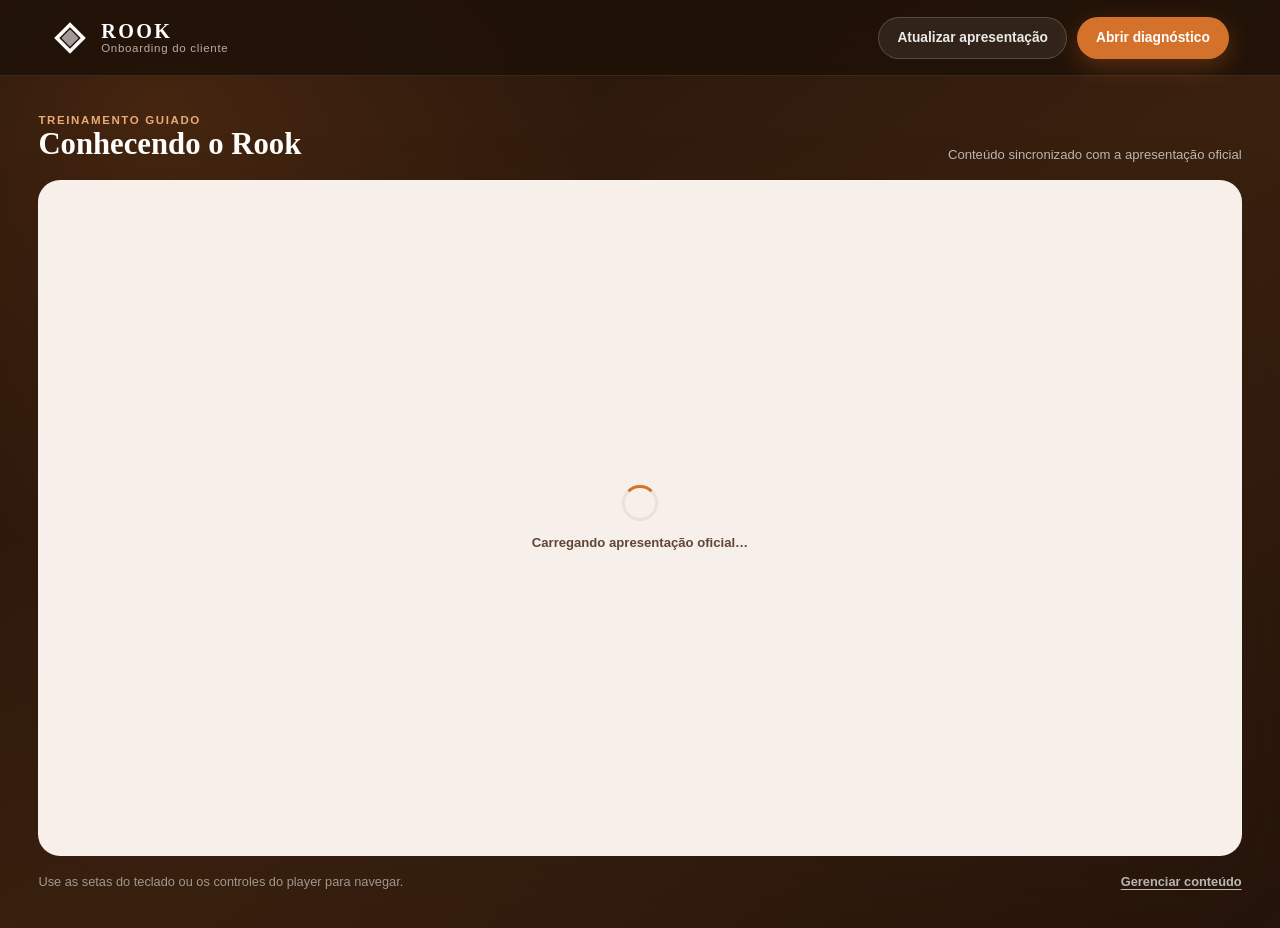
<file: index.html>
<!DOCTYPE html>
<html lang="pt-BR">
  <head>
    <meta charset="UTF-8" />
    <meta name="viewport" content="width=device-width, initial-scale=1" />
    <meta name="robots" content="noindex, nofollow, nosnippet" />
    <meta
      name="description"
      content="Onboarding guiado do Rook System, com apresentação institucional e diagnóstico de ponto de equilíbrio."
    />
    <meta name="theme-color" content="#2f1b0f" />
    <link rel="icon" href="/favicon.svg" type="image/svg+xml" />
    <title>Onboarding Rook System</title>
    <link rel="stylesheet" href="/styles.css" />
  </head>
  <body>
    <div class="app-shell">
      <header class="topbar">
        <a class="brand" href="/" aria-label="Onboarding Rook — início">
          <svg class="brand-mark" viewBox="0 0 48 48" aria-hidden="true">
            <path d="M24 4 44 24 24 44 4 24 24 4Zm0 6.5L10.5 24 24 37.5 37.5 24 24 10.5Z" />
            <path d="m24 13 11 11-11 11-11-11 11-11Z" opacity=".58" />
          </svg>
          <span>
            <strong>ROOK</strong>
            <small>Onboarding do cliente</small>
          </span>
        </a>

        <nav class="topbar-actions" aria-label="Ações do onboarding">
          <button class="button button-secondary" id="refresh-presentation" type="button">
            Atualizar apresentação
          </button>
          <a class="button button-primary" href="/diagnostico/">Abrir diagnóstico</a>
        </nav>
      </header>

      <main class="presentation-area">
        <section class="presentation-frame" aria-labelledby="presentation-title">
          <div class="presentation-meta">
            <div>
              <p class="eyebrow">Treinamento guiado</p>
              <h1 id="presentation-title">Conhecendo o Rook</h1>
            </div>
            <p class="status" id="presentation-status" role="status" aria-live="polite">
              Conteúdo sincronizado com a apresentação oficial
            </p>
          </div>

          <div class="viewer-shell">
            <div class="viewer-loading" id="viewer-loading" aria-hidden="true">
              <span></span>
              <p>Carregando apresentação oficial…</p>
            </div>
            <iframe
              id="presentation-viewer"
              title="Apresentação de onboarding do Rook System"
              src="https://docs.google.com/presentation/d/1UrA7-1Z-57ZhVw8vRkNZ6h7jvc-zpsZWq2TjlH7kUfc/embed?start=false&amp;loop=false&amp;delayms=60000"
              width="1280"
              height="720"
              loading="eager"
              allowfullscreen
              referrerpolicy="strict-origin-when-cross-origin"
            ></iframe>
          </div>

          <div class="viewer-footer">
            <p>Use as setas do teclado ou os controles do player para navegar.</p>
            <a href="/gestao/">Gerenciar conteúdo</a>
          </div>
        </section>
      </main>
    </div>

    <noscript>
      <div class="noscript-message">
        Ative o JavaScript para atualizar a apresentação sem recarregar a página.
      </div>
    </noscript>

    <script src="/app.js" defer></script>
  </body>
</html>
</file>
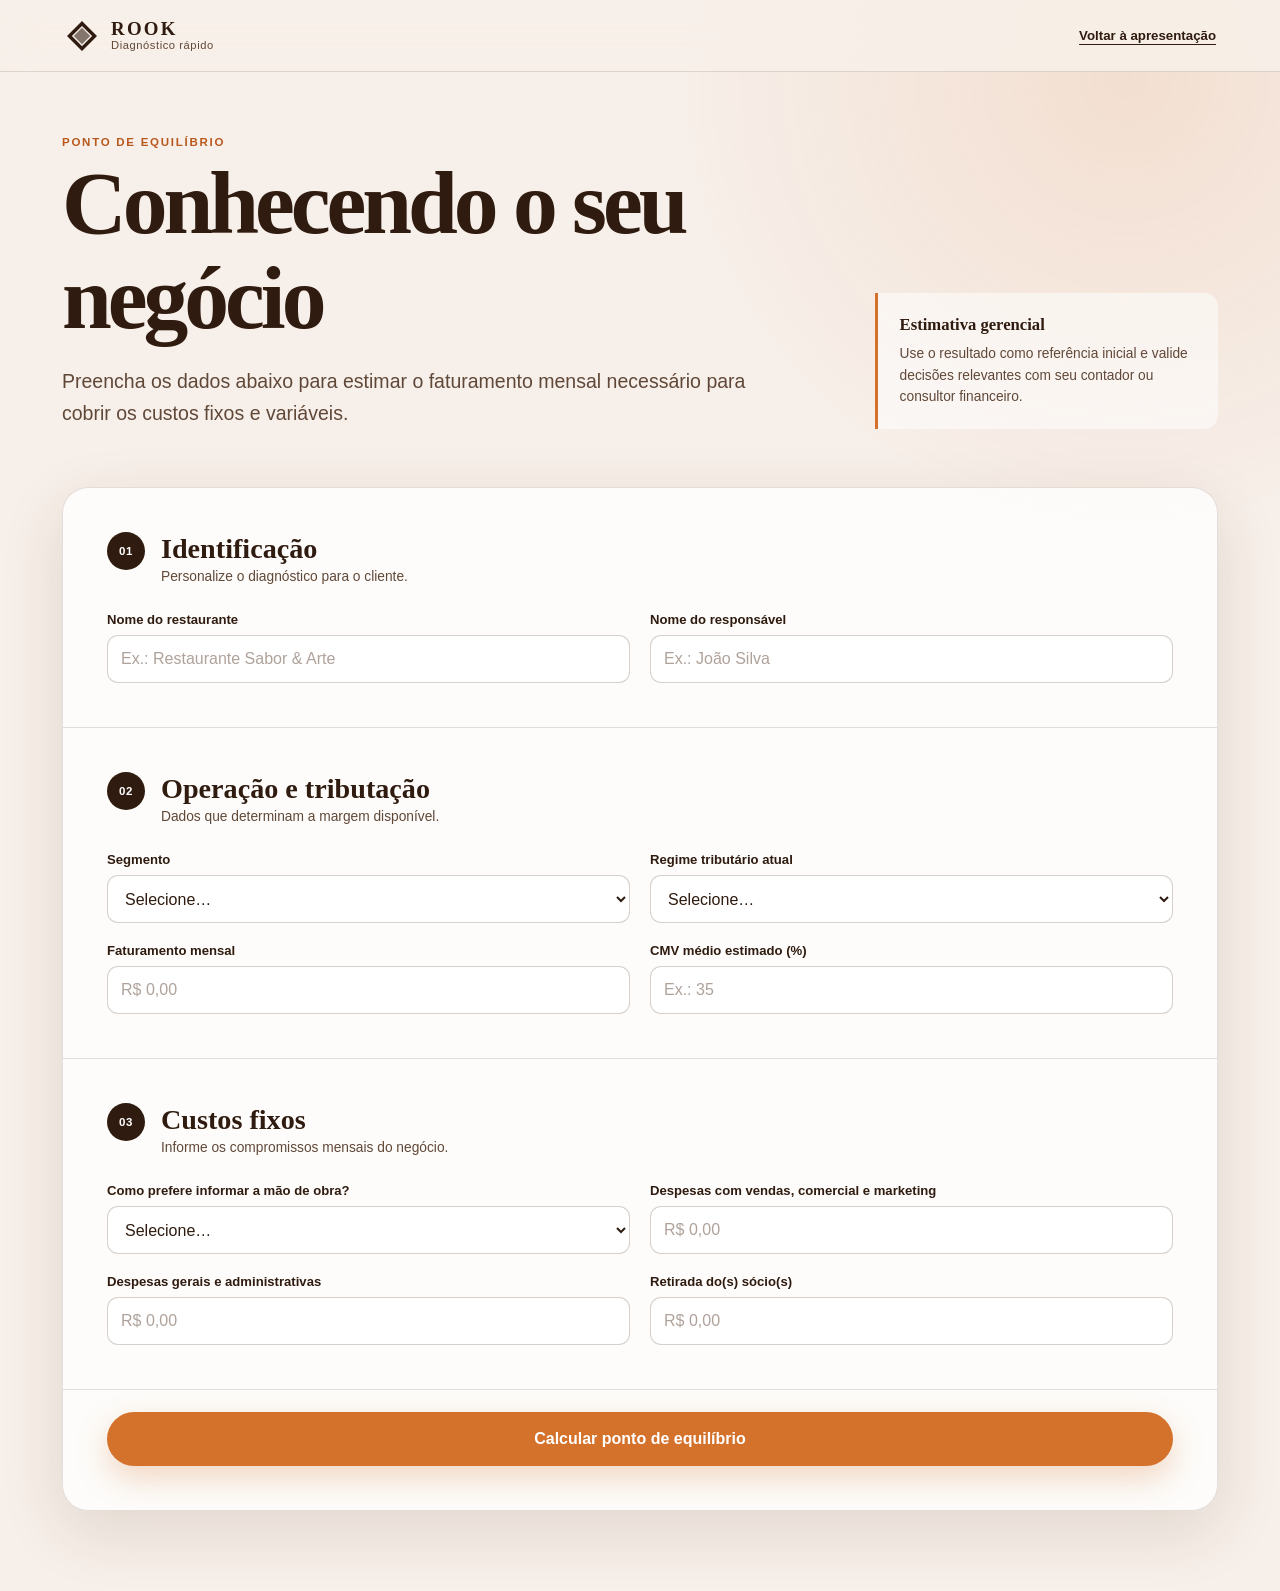
<file: diagnostico/index.html>
<!DOCTYPE html>
<html lang="pt-BR">
  <head>
    <meta charset="UTF-8" />
    <meta name="viewport" content="width=device-width, initial-scale=1" />
    <meta name="robots" content="noindex, nofollow, nosnippet" />
    <meta
      name="description"
      content="Diagnóstico rápido de ponto de equilíbrio para clientes do Rook System."
    />
    <meta name="theme-color" content="#f7efe9" />
    <link rel="icon" href="/favicon.svg" type="image/svg+xml" />
    <title>Diagnóstico Rápido — Rook System</title>
    <link rel="stylesheet" href="/diagnostico/styles.css" />
  </head>
  <body>
    <header class="site-header">
      <a class="brand" href="/" aria-label="Voltar para o onboarding">
        <svg class="brand-mark" viewBox="0 0 48 48" aria-hidden="true">
          <path d="M24 4 44 24 24 44 4 24 24 4Zm0 6.5L10.5 24 24 37.5 37.5 24 24 10.5Z" />
          <path d="m24 13 11 11-11 11-11-11 11-11Z" opacity=".58" />
        </svg>
        <span>
          <strong>ROOK</strong>
          <small>Diagnóstico rápido</small>
        </span>
      </a>
      <a class="back-link" href="/">Voltar à apresentação</a>
    </header>

    <main>
      <section class="hero">
        <div>
          <p class="eyebrow">Ponto de equilíbrio</p>
          <h1>Conhecendo o seu negócio</h1>
          <p class="hero-copy">
            Preencha os dados abaixo para estimar o faturamento mensal necessário para cobrir os custos fixos e variáveis.
          </p>
        </div>
        <aside class="hero-note">
          <strong>Estimativa gerencial</strong>
          <p>Use o resultado como referência inicial e valide decisões relevantes com seu contador ou consultor financeiro.</p>
        </aside>
      </section>

      <div class="workspace">
        <form class="diagnostic-form" id="diagnostic-form" novalidate>
          <section class="form-section" aria-labelledby="identificacao-title">
            <div class="section-heading">
              <span>01</span>
              <div>
                <h2 id="identificacao-title">Identificação</h2>
                <p>Personalize o diagnóstico para o cliente.</p>
              </div>
            </div>

            <div class="field-grid field-grid-2">
              <label class="field">
                <span>Nome do restaurante</span>
                <input id="restaurant_name" name="restaurant_name" type="text" autocomplete="organization" placeholder="Ex.: Restaurante Sabor & Arte" required />
              </label>
              <label class="field">
                <span>Nome do responsável</span>
                <input id="responsible_name" name="responsible_name" type="text" autocomplete="name" placeholder="Ex.: João Silva" required />
              </label>
            </div>
          </section>

          <section class="form-section" aria-labelledby="operacao-title">
            <div class="section-heading">
              <span>02</span>
              <div>
                <h2 id="operacao-title">Operação e tributação</h2>
                <p>Dados que determinam a margem disponível.</p>
              </div>
            </div>

            <div class="field-grid field-grid-2">
              <label class="field">
                <span>Segmento</span>
                <select id="q_segment" name="segment" required>
                  <option value="">Selecione…</option>
                  <option value="restaurante">Restaurante</option>
                  <option value="bar">Bar / Pub</option>
                  <option value="pizzaria">Pizzaria</option>
                  <option value="hamburgueria">Hamburgueria</option>
                  <option value="cafeteria">Cafeteria / Padaria</option>
                  <option value="delivery">Delivery / Dark Kitchen</option>
                  <option value="hotel">Hotel / Pousada</option>
                  <option value="outro">Outro</option>
                </select>
              </label>

              <label class="field">
                <span>Regime tributário atual</span>
                <select id="q_tax_regime" name="tax_regime" required>
                  <option value="">Selecione…</option>
                  <option value="simples">Simples Nacional (~8%)</option>
                  <option value="presumido">Lucro Presumido (~15%)</option>
                  <option value="real">Lucro Real (~18%)</option>
                  <option value="nao_sei">Não sei / Informar manualmente</option>
                </select>
              </label>

              <label class="field field-hidden" id="tax_manual_row">
                <span>Impostos sobre o faturamento (%)</span>
                <input id="q_tax_manual" name="tax_rate_manual" type="number" inputmode="decimal" min="0" max="50" step="0.5" placeholder="Ex.: 12" />
              </label>

              <label class="field">
                <span>Faturamento mensal</span>
                <input id="q_revenue" name="monthly_revenue" type="text" inputmode="numeric" placeholder="R$ 0,00" required />
              </label>

              <label class="field">
                <span>CMV médio estimado (%)</span>
                <input id="q_cmv" name="cmv_percent" type="number" inputmode="decimal" min="0" max="80" step="0.5" placeholder="Ex.: 35" required />
              </label>
            </div>
          </section>

          <section class="form-section" aria-labelledby="custos-title">
            <div class="section-heading">
              <span>03</span>
              <div>
                <h2 id="custos-title">Custos fixos</h2>
                <p>Informe os compromissos mensais do negócio.</p>
              </div>
            </div>

            <div class="field-grid field-grid-2">
              <label class="field">
                <span>Como prefere informar a mão de obra?</span>
                <select id="q_cmo_mode" name="cmo_mode" required>
                  <option value="">Selecione…</option>
                  <option value="valor">Sei o custo total (R$)</option>
                  <option value="funcionarios">Sei o número de funcionários</option>
                </select>
              </label>

              <label class="field field-hidden" id="cmo_value_row">
                <span>Custo total com mão de obra</span>
                <input id="q_cmo" name="cmo_value" type="text" inputmode="numeric" placeholder="R$ 0,00" />
              </label>

              <label class="field field-hidden" id="cmo_employees_row">
                <span>Número total de funcionários</span>
                <input id="q_employees" name="employees_count" type="number" inputmode="numeric" min="0" max="500" step="1" placeholder="Ex.: 12" />
                <small>Estimativa utilizada: R$ 2.500 por funcionário.</small>
              </label>

              <label class="field">
                <span>Despesas com vendas, comercial e marketing</span>
                <input id="q_sales_expenses" name="sales_expenses" type="text" inputmode="numeric" placeholder="R$ 0,00" required />
              </label>

              <label class="field">
                <span>Despesas gerais e administrativas</span>
                <input id="q_general_expenses" name="general_expenses" type="text" inputmode="numeric" placeholder="R$ 0,00" required />
              </label>

              <label class="field">
                <span>Retirada do(s) sócio(s)</span>
                <input id="q_partner_withdrawal" name="partner_withdrawal" type="text" inputmode="numeric" placeholder="R$ 0,00" required />
              </label>
            </div>
          </section>

          <div class="form-feedback" id="form-feedback" role="alert" aria-live="assertive"></div>
          <button class="calculate-button" type="submit">Calcular ponto de equilíbrio</button>
        </form>

        <section class="results" id="results" aria-labelledby="results-title" hidden>
          <div class="results-heading">
            <div>
              <p class="eyebrow">Resultado estimado</p>
              <h2 id="results-title">Diagnóstico de <span id="result_restaurant_name">seu restaurante</span></h2>
            </div>
            <span class="save-status" id="save-status" role="status" aria-live="polite">Pronto para calcular</span>
          </div>

          <article class="comparison-card">
            <div>
              <small>Faturamento informado</small>
              <strong id="result_revenue">R$ 0,00</strong>
            </div>
            <span class="versus">versus</span>
            <div>
              <small>Ponto de equilíbrio</small>
              <strong class="accent" id="result_breakeven">R$ 0,00</strong>
            </div>
            <span class="status-badge" id="result_status">—</span>
          </article>

          <div class="comparison-track" aria-hidden="true">
            <span id="comparison-fill"></span>
            <i id="comparison-marker"></i>
          </div>
          <p class="comparison-copy" id="result_comparison_text"></p>

          <div class="metric-grid">
            <article class="metric-card">
              <small>Margem de contribuição</small>
              <strong class="positive" id="result_margin">0%</strong>
              <p>Percentual que permanece para cobrir custos fixos e lucro.</p>
            </article>
            <article class="metric-card">
              <small>Custos fixos totais</small>
              <strong class="accent" id="result_fixed_costs">R$ 0,00</strong>
              <p id="result_fixed_breakdown">Composição mensal dos custos fixos.</p>
            </article>
          </div>

          <article class="cost-card">
            <small>Composição dos custos fixos</small>
            <div class="cost-chart" id="result_chart"></div>
          </article>

          <article class="insight-card">
            <small>Insight Rook</small>
            <p id="result_insight"></p>
          </article>

          <div class="results-actions">
            <button class="secondary-action" id="edit-values" type="button">Revisar valores</button>
            <a class="primary-action" href="/">Continuar onboarding</a>
          </div>
        </section>
      </div>
    </main>

    <script src="/diagnostico/app.js" defer></script>
  </body>
</html>
</file>
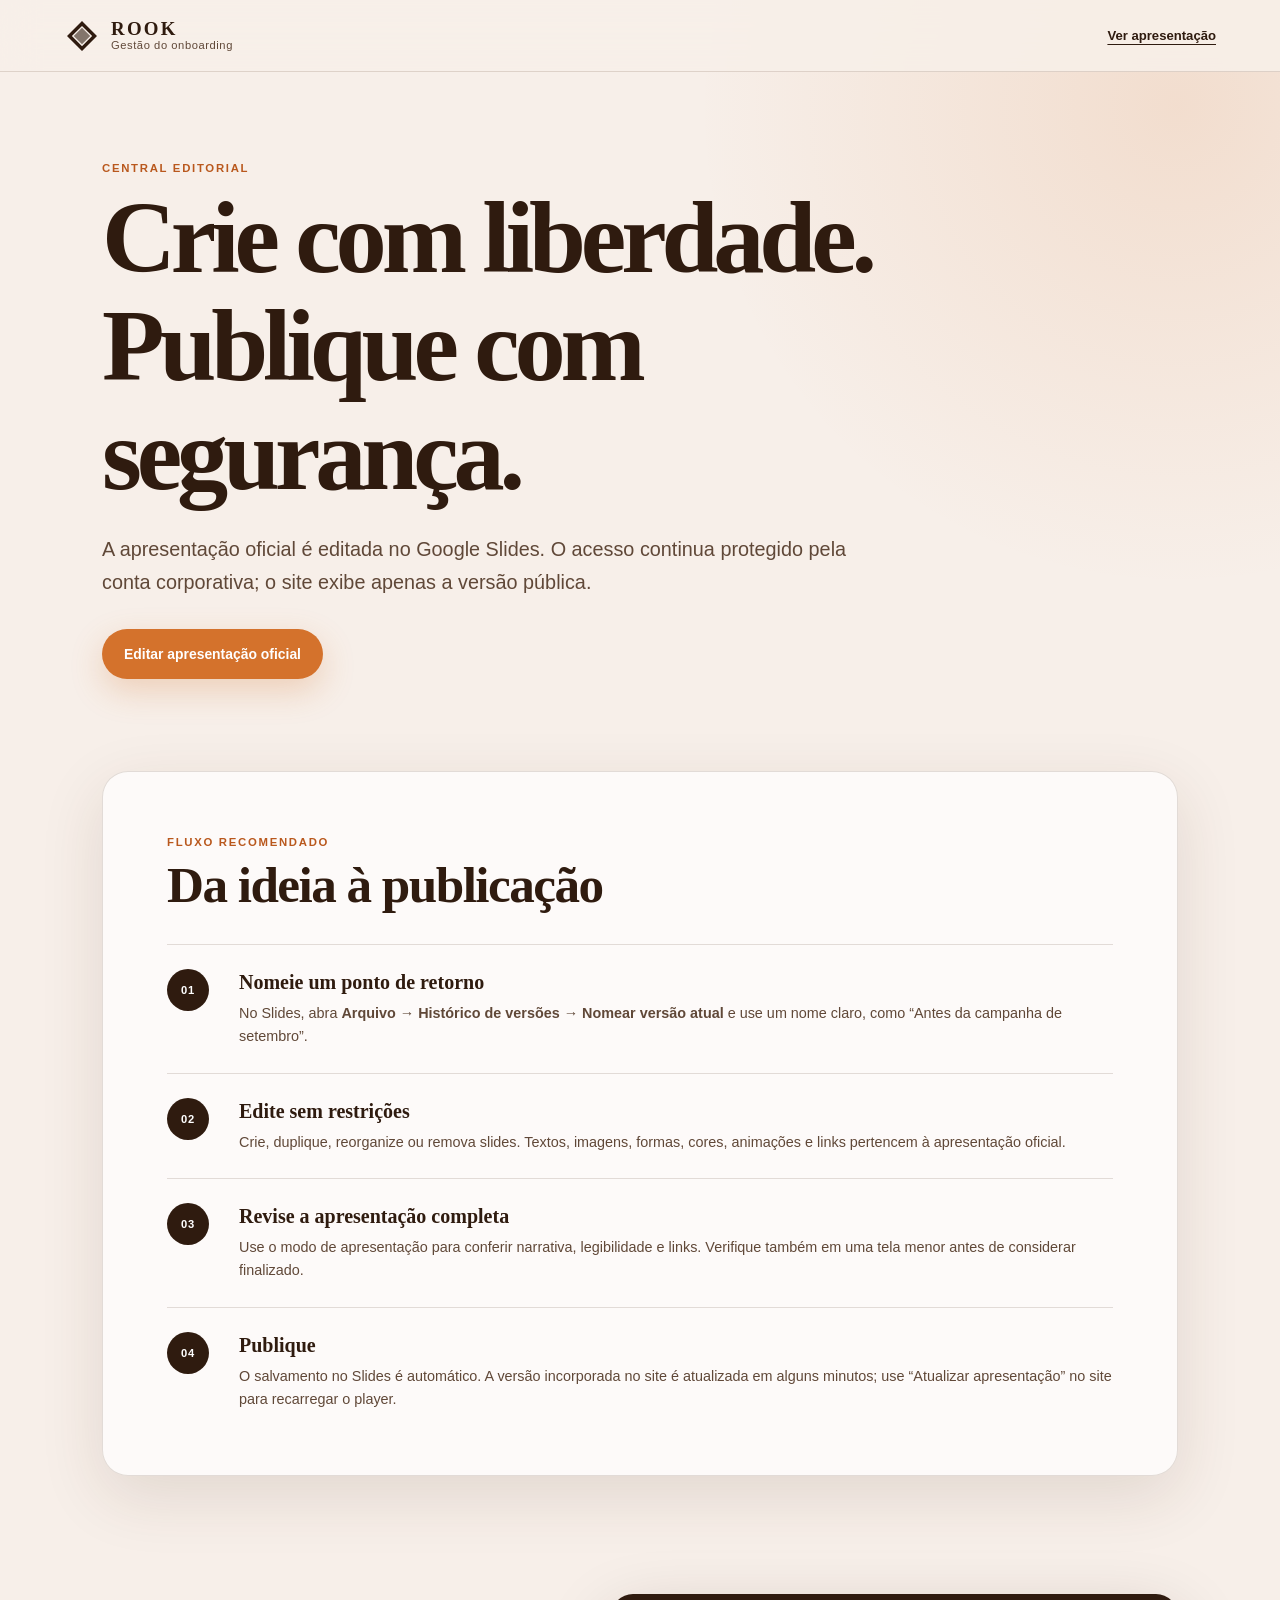
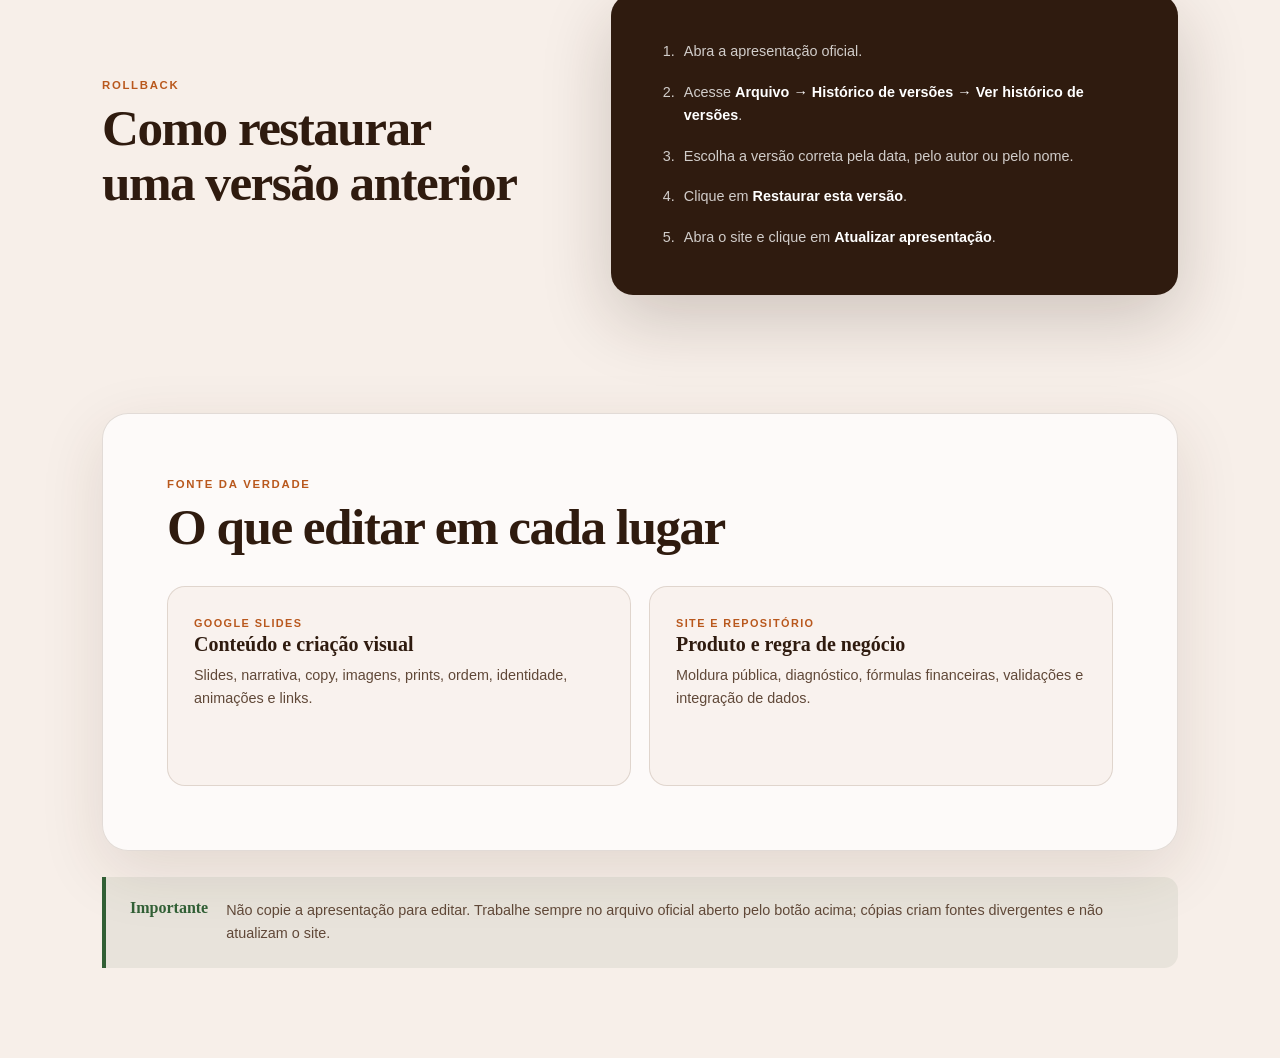
<file: gestao/index.html>
<!DOCTYPE html>
<html lang="pt-BR">
  <head>
    <meta charset="UTF-8" />
    <meta name="viewport" content="width=device-width, initial-scale=1" />
    <meta name="robots" content="noindex, nofollow, nosnippet" />
    <meta name="theme-color" content="#2f1b0f" />
    <link rel="icon" href="/favicon.svg" type="image/svg+xml" />
    <title>Gestão do Onboarding — Rook System</title>
    <link rel="stylesheet" href="/gestao/styles.css" />
  </head>
  <body>
    <header class="topbar">
      <a class="brand" href="/" aria-label="Voltar para o onboarding">
        <svg class="brand-mark" viewBox="0 0 48 48" aria-hidden="true">
          <path d="M24 4 44 24 24 44 4 24 24 4Zm0 6.5L10.5 24 24 37.5 37.5 24 24 10.5Z" />
          <path d="m24 13 11 11-11 11-11-11 11-11Z" opacity=".58" />
        </svg>
        <span>
          <strong>ROOK</strong>
          <small>Gestão do onboarding</small>
        </span>
      </a>
      <a class="text-link" href="/">Ver apresentação</a>
    </header>

    <main>
      <section class="hero">
        <p class="eyebrow">Central editorial</p>
        <h1>Crie com liberdade.<br />Publique com segurança.</h1>
        <p>
          A apresentação oficial é editada no Google Slides. O acesso continua protegido pela conta corporativa; o site exibe apenas a versão pública.
        </p>
        <a
          class="primary-action"
          href="https://docs.google.com/presentation/d/1UrA7-1Z-57ZhVw8vRkNZ6h7jvc-zpsZWq2TjlH7kUfc/edit"
          target="_blank"
          rel="noopener noreferrer"
        >
          Editar apresentação oficial
        </a>
      </section>

      <section class="workflow" aria-labelledby="workflow-title">
        <div class="section-heading">
          <p class="eyebrow">Fluxo recomendado</p>
          <h2 id="workflow-title">Da ideia à publicação</h2>
        </div>

        <ol class="steps">
          <li>
            <span>01</span>
            <div>
              <h3>Nomeie um ponto de retorno</h3>
              <p>No Slides, abra <strong>Arquivo → Histórico de versões → Nomear versão atual</strong> e use um nome claro, como “Antes da campanha de setembro”.</p>
            </div>
          </li>
          <li>
            <span>02</span>
            <div>
              <h3>Edite sem restrições</h3>
              <p>Crie, duplique, reorganize ou remova slides. Textos, imagens, formas, cores, animações e links pertencem à apresentação oficial.</p>
            </div>
          </li>
          <li>
            <span>03</span>
            <div>
              <h3>Revise a apresentação completa</h3>
              <p>Use o modo de apresentação para conferir narrativa, legibilidade e links. Verifique também em uma tela menor antes de considerar finalizado.</p>
            </div>
          </li>
          <li>
            <span>04</span>
            <div>
              <h3>Publique</h3>
              <p>O salvamento no Slides é automático. A versão incorporada no site é atualizada em alguns minutos; use “Atualizar apresentação” no site para recarregar o player.</p>
            </div>
          </li>
        </ol>
      </section>

      <section class="rollback" aria-labelledby="rollback-title">
        <div>
          <p class="eyebrow">Rollback</p>
          <h2 id="rollback-title">Como restaurar uma versão anterior</h2>
        </div>
        <div class="rollback-card">
          <ol>
            <li>Abra a apresentação oficial.</li>
            <li>Acesse <strong>Arquivo → Histórico de versões → Ver histórico de versões</strong>.</li>
            <li>Escolha a versão correta pela data, pelo autor ou pelo nome.</li>
            <li>Clique em <strong>Restaurar esta versão</strong>.</li>
            <li>Abra o site e clique em <strong>Atualizar apresentação</strong>.</li>
          </ol>
        </div>
      </section>

      <section class="boundaries" aria-labelledby="boundaries-title">
        <div class="section-heading">
          <p class="eyebrow">Fonte da verdade</p>
          <h2 id="boundaries-title">O que editar em cada lugar</h2>
        </div>
        <div class="boundary-grid">
          <article>
            <small>Google Slides</small>
            <h3>Conteúdo e criação visual</h3>
            <p>Slides, narrativa, copy, imagens, prints, ordem, identidade, animações e links.</p>
          </article>
          <article>
            <small>Site e repositório</small>
            <h3>Produto e regra de negócio</h3>
            <p>Moldura pública, diagnóstico, fórmulas financeiras, validações e integração de dados.</p>
          </article>
        </div>
      </section>

      <aside class="important-note">
        <strong>Importante</strong>
        <p>Não copie a apresentação para editar. Trabalhe sempre no arquivo oficial aberto pelo botão acima; cópias criam fontes divergentes e não atualizam o site.</p>
      </aside>
    </main>
  </body>
</html>
</file>
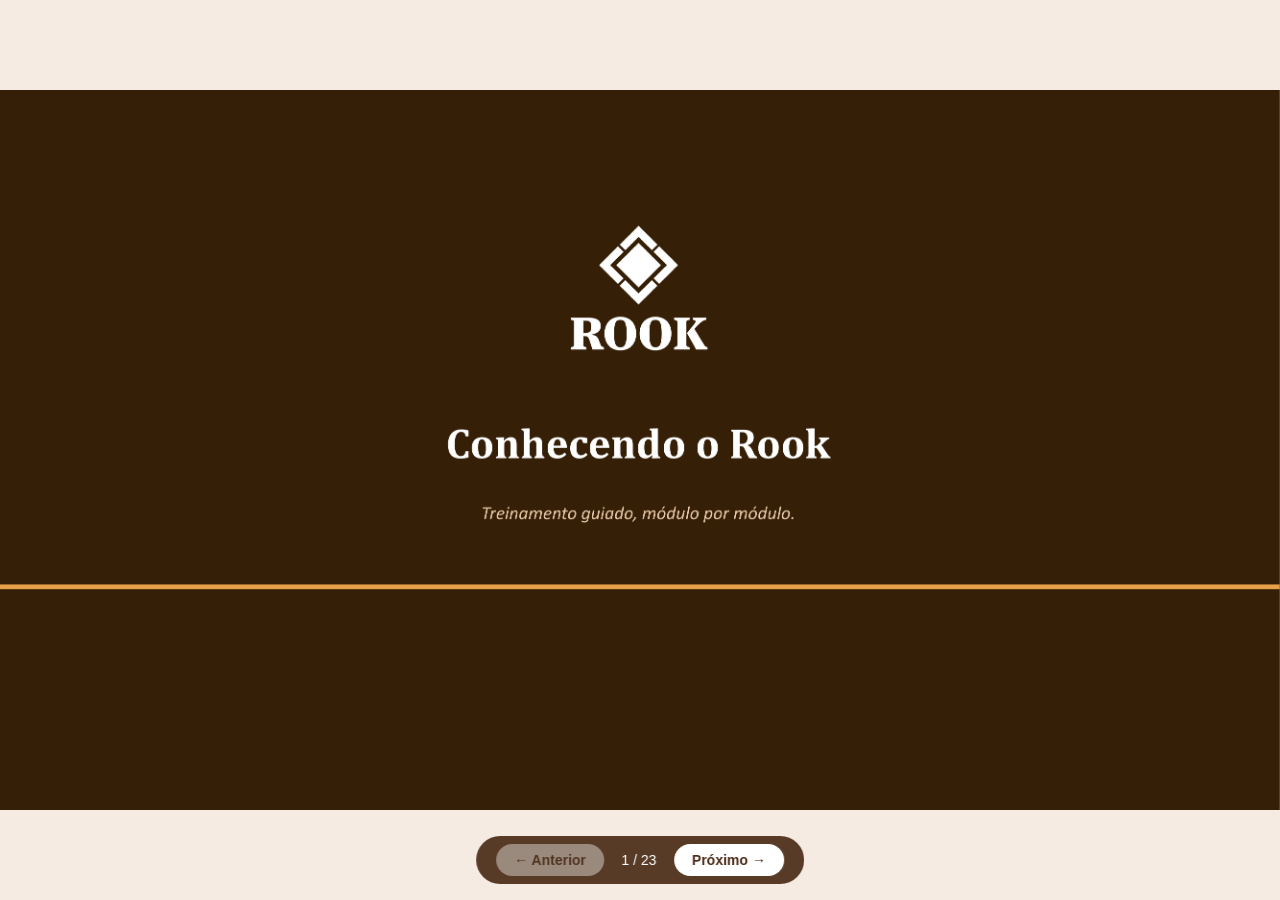
<file: legacy.html>
<!DOCTYPE html>
<html lang="pt-BR">
<head>
    <meta charset="UTF-8">
    <meta name="viewport" content="width=device-width, initial-scale=1.0, maximum-scale=1.0, user-scalable=no">
    <meta name="robots" content="noindex, nofollow, nosnippet">
    <title>Onboarding Rook System</title>
    <style>
        :root {
            --bg-main: #F5EBE3;
            --brown-dark: #4A2C17;
            --brown-medium: #6B3A1F;
            --brown-light: #8B5E3C;
            --beige-badge: #D4C4A8;
            --green-dark: #2D5016;
            --green-positive: #1B7A3D;
            --red-negative: #C0392B;
            --orange-cta: #D4722C;
            --white: #FFFFFF;
            --text-body: #3D2B1F;
            --border-light: #D4C4A8;
        }

        * {
            margin: 0;
            padding: 0;
            box-sizing: border-box;
        }

        html, body {
            width: 100%;
            height: 100%;
            overflow: hidden;
            font-family: 'Georgia', 'Times New Roman', serif;
            background: #1a1a1a;
        }

        .presentation-container {
            width: 100vw;
            height: 100vh;
            position: relative;
            overflow: hidden;
        }

        .slide {
            display: none;
            width: 100%;
            height: 100%;
            position: absolute;
            top: 0;
            left: 0;
            background-color: var(--bg-main);
        }

        .slide.active {
            display: flex;
            flex-direction: column;
        }

        /* Static slides: imagem de fundo que preenche 100% sem distorcer */
        .slide-static {
            background-size: contain;
            background-repeat: no-repeat;
            background-position: center;
            background-color: var(--bg-main);
        }

        /* Navigation */
        .nav-bar {
            position: fixed;
            bottom: 16px;
            left: 50%;
            transform: translateX(-50%);
            display: flex;
            gap: 10px;
            align-items: center;
            background: rgba(74, 44, 23, 0.92);
            padding: 8px 20px;
            border-radius: 40px;
            z-index: 1000;
            backdrop-filter: blur(6px);
        }

        .nav-bar button {
            background: var(--white);
            color: var(--brown-dark);
            border: none;
            padding: 8px 18px;
            border-radius: 20px;
            font-size: clamp(11px, 1.4vw, 14px);
            font-weight: bold;
            cursor: pointer;
            transition: all 0.2s;
        }

        .nav-bar button:hover {
            background: var(--orange-cta);
            color: var(--white);
        }

        .nav-bar button:disabled {
            opacity: 0.4;
            cursor: not-allowed;
        }

        .nav-bar .slide-counter {
            color: var(--white);
            font-family: 'Arial', sans-serif;
            font-size: clamp(11px, 1.4vw, 14px);
            min-width: 50px;
            text-align: center;
        }

        /* ===== SLIDE: PERSONALIZAÇÃO ===== */
        .slide-personalization {
            padding: 6vh 6vw;
            justify-content: center;
            gap: 3vh;
        }

        .slide-personalization h1 {
            font-size: clamp(22px, 3vw, 42px);
            color: var(--brown-dark);
        }

        .slide-personalization p {
            font-family: Arial, sans-serif;
            font-size: clamp(14px, 1.6vw, 20px);
            color: var(--text-body);
            line-height: 1.6;
        }

        .slide-personalization .form-group {
            display: flex;
            align-items: center;
            gap: 16px;
        }

        .slide-personalization .form-group .badge {
            width: 36px;
            height: 36px;
            border-radius: 50%;
            background: var(--brown-medium);
            color: var(--white);
            display: flex;
            align-items: center;
            justify-content: center;
            font-family: 'Arial', sans-serif;
            font-size: 14px;
            font-weight: bold;
            flex-shrink: 0;
        }

        .slide-personalization .form-group label {
            font-size: clamp(14px, 1.5vw, 20px);
            color: var(--text-body);
            min-width: 180px;
        }

        .slide-personalization .form-group input {
            flex: 1;
            max-width: 400px;
            padding: 12px 16px;
            border: 1px solid var(--border-light);
            border-radius: 8px;
            font-size: clamp(13px, 1.2vw, 16px);
            background: var(--white);
            color: var(--text-body);
            font-family: 'Arial', sans-serif;
        }

        .slide-personalization .form-group input:focus {
            outline: none;
            border-color: var(--brown-medium);
            box-shadow: 0 0 0 3px rgba(107, 58, 31, 0.1);
        }

        /* ===== SLIDE: QUESTIONÁRIO ===== */
        .slide-questionnaire {
            padding: 3vh 5vw 2vh;
            justify-content: flex-start;
            overflow-y: auto;
            -webkit-overflow-scrolling: touch;
        }

        .slide-questionnaire h1 {
            font-size: clamp(18px, 2.5vw, 36px);
            color: var(--brown-dark);
            margin-bottom: 2vh;
        }

        .slide-questionnaire .form-row {
            display: flex;
            align-items: center;
            margin-bottom: 1.2vh;
            gap: 12px;
        }

        .slide-questionnaire .form-row .badge {
            width: 28px;
            height: 28px;
            min-width: 28px;
            border-radius: 50%;
            background: var(--brown-medium);
            color: var(--white);
            display: flex;
            align-items: center;
            justify-content: center;
            font-family: 'Arial', sans-serif;
            font-size: 12px;
            font-weight: bold;
            flex-shrink: 0;
        }

        .slide-questionnaire .form-row .badge.alt {
            background: var(--beige-badge);
            color: var(--brown-dark);
            font-style: italic;
            font-size: 11px;
        }

        .slide-questionnaire .form-row label {
            font-size: clamp(12px, 1.1vw, 16px);
            color: var(--text-body);
            flex: 1;
            font-family: 'Arial', sans-serif;
        }

        .slide-questionnaire .form-row input,
        .slide-questionnaire .form-row select {
            width: 30%;
            min-width: 160px;
            padding: 8px 12px;
            border: 1px solid var(--border-light);
            border-radius: 8px;
            font-size: clamp(12px, 1vw, 15px);
            background: var(--white);
            color: var(--text-body);
            font-family: 'Arial', sans-serif;
        }

        .slide-questionnaire .form-row input:focus,
        .slide-questionnaire .form-row select:focus {
            outline: none;
            border-color: var(--brown-medium);
            box-shadow: 0 0 0 3px rgba(107, 58, 31, 0.1);
        }

        .slide-questionnaire .tax-manual {
            display: none;
            margin-left: 40px;
            margin-bottom: 0.8vh;
        }

        .slide-questionnaire .tax-manual.visible {
            display: flex;
        }

        .slide-questionnaire .footer-note {
            margin-top: 1.5vh;
            padding-top: 1vh;
            border-top: 1px solid var(--border-light);
            font-style: italic;
            font-size: clamp(11px, 0.9vw, 14px);
            color: var(--brown-light);
        }

        .slide-questionnaire .btn-calculate {
            margin-top: 2vh;
            padding: 14px 48px;
            background: var(--orange-cta);
            color: var(--white);
            border: none;
            border-radius: 8px;
            font-size: clamp(14px, 1.4vw, 20px);
            font-weight: bold;
            cursor: pointer;
            transition: all 0.2s;
            align-self: center;
            box-shadow: 0 4px 12px rgba(212, 114, 44, 0.4);
        }

        .slide-questionnaire .btn-calculate:hover {
            background: var(--brown-dark);
            transform: scale(1.02);
        }

        /* ===== SLIDE: RESULTADO ===== */
        .slide-result {
            padding: 3vh 4vw;
            justify-content: flex-start;
            overflow-y: auto;
            -webkit-overflow-scrolling: touch;
        }

        .slide-result h1 {
            font-size: clamp(18px, 2.4vw, 34px);
            color: var(--brown-dark);
            margin-bottom: 2vh;
        }

        .slide-result .result-grid {
            display: grid;
            grid-template-columns: 1fr 1fr 1fr;
            gap: 2vh 2vw;
            width: 100%;
        }

        .slide-result .result-card {
            background: var(--white);
            border-radius: 12px;
            padding: 2.5vh 2vw;
            border: 1px solid var(--border-light);
        }

        .slide-result .result-card.full-width {
            grid-column: 1 / -1;
        }

        .slide-result .result-card.span-2 {
            grid-column: span 2;
        }

        .slide-result .result-card h3 {
            font-family: 'Arial', sans-serif;
            font-size: clamp(10px, 0.9vw, 13px);
            color: var(--brown-light);
            text-transform: uppercase;
            letter-spacing: 1px;
            margin-bottom: 6px;
        }

        .slide-result .result-card .big-number {
            font-size: clamp(18px, 2.2vw, 32px);
            color: var(--brown-dark);
            font-weight: bold;
        }

        .slide-result .result-card .big-number.green {
            color: var(--green-positive);
        }

        .slide-result .result-card .big-number.orange {
            color: var(--orange-cta);
        }

        .slide-result .result-card .big-number.red {
            color: var(--red-negative);
        }

        .slide-result .result-card p {
            font-family: 'Arial', sans-serif;
            font-size: clamp(10px, 0.8vw, 13px);
            color: var(--text-body);
            margin-top: 6px;
            line-height: 1.4;
        }

        /* Status badge */
        .status-badge {
            display: inline-block;
            padding: 4px 12px;
            border-radius: 20px;
            font-family: 'Arial', sans-serif;
            font-size: clamp(11px, 0.9vw, 14px);
            font-weight: bold;
            margin-top: 8px;
        }

        .status-badge.positive {
            background: rgba(27, 122, 61, 0.12);
            color: var(--green-positive);
        }

        .status-badge.negative {
            background: rgba(192, 57, 43, 0.12);
            color: var(--red-negative);
        }

        .slide-result .insight-box {
            grid-column: 1 / -1;
            background: var(--brown-dark);
            color: var(--white);
            border-radius: 12px;
            padding: 2.5vh 3vw;
        }

        .slide-result .insight-box h3 {
            font-family: 'Arial', sans-serif;
            font-size: clamp(11px, 1vw, 15px);
            color: var(--beige-badge);
            margin-bottom: 8px;
        }

        .slide-result .insight-box p {
            font-family: 'Arial', sans-serif;
            font-size: clamp(12px, 1vw, 15px);
            line-height: 1.6;
            color: var(--white);
        }

        .slide-result .chart-container {
            width: 100%;
            height: 80px;
            margin-top: 10px;
            display: flex;
            align-items: flex-end;
            gap: 4px;
        }

        .slide-result .bar {
            flex: 1;
            border-radius: 4px 4px 0 0;
            position: relative;
            transition: height 0.6s ease;
        }

        .slide-result .bar-label {
            position: absolute;
            bottom: -16px;
            left: 50%;
            transform: translateX(-50%);
            font-family: 'Arial', sans-serif;
            font-size: clamp(9px, 0.7vw, 11px);
            color: var(--brown-light);
            white-space: nowrap;
        }

        .slide-result .bar-value {
            position: absolute;
            top: -16px;
            left: 50%;
            transform: translateX(-50%);
            font-family: 'Arial', sans-serif;
            font-size: clamp(9px, 0.7vw, 11px);
            color: var(--text-body);
            font-weight: bold;
            white-space: nowrap;
        }

        /* Comparison bar visual */
        .comparison-bar {
            width: 100%;
            height: 32px;
            border-radius: 8px;
            background: #f0e6dd;
            position: relative;
            margin-top: 10px;
            overflow: hidden;
        }

        .comparison-bar .bar-fill {
            height: 100%;
            border-radius: 8px;
            transition: width 0.8s ease;
        }

        .comparison-bar .bar-marker {
            position: absolute;
            top: 0;
            height: 100%;
            width: 3px;
            background: var(--brown-dark);
        }

        .comparison-bar .bar-marker::after {
            content: attr(data-label);
            position: absolute;
            top: -18px;
            left: 50%;
            transform: translateX(-50%);
            font-family: 'Arial', sans-serif;
            font-size: 10px;
            color: var(--brown-dark);
            white-space: nowrap;
            font-weight: bold;
        }

        /* Rook icon watermark */
        .rook-icon {
            position: absolute;
            bottom: 10px;
            right: 14px;
            width: 24px;
            height: 24px;
            opacity: 0.6;
        }

        /* ===== RESPONSIVO: TABLET ===== */
        @media (max-width: 1024px) {
            .slide-questionnaire .form-row input,
            .slide-questionnaire .form-row select {
                width: 40%;
            }

            .slide-result .result-grid {
                grid-template-columns: 1fr 1fr;
            }

            .slide-result .result-card.span-2 {
                grid-column: span 2;
            }
        }

        /* ===== RESPONSIVO: MOBILE ===== */
        @media (max-width: 768px) {
            .nav-bar {
                bottom: 8px;
                padding: 6px 14px;
                gap: 6px;
            }

            .nav-bar button {
                padding: 6px 12px;
            }

            .slide-personalization {
                padding: 4vh 5vw;
                gap: 2vh;
            }

            .slide-personalization .form-group {
                flex-direction: column;
                align-items: flex-start;
                gap: 8px;
            }

            .slide-personalization .form-group input {
                width: 100%;
                max-width: none;
            }

            .slide-questionnaire {
                padding: 2vh 4vw 8vh;
            }

            .slide-questionnaire .form-row {
                flex-wrap: wrap;
                gap: 6px;
            }

            .slide-questionnaire .form-row label {
                width: calc(100% - 40px);
            }

            .slide-questionnaire .form-row input,
            .slide-questionnaire .form-row select {
                width: 100%;
                margin-left: 40px;
            }

            .slide-questionnaire .tax-manual {
                margin-left: 0;
            }

            .slide-questionnaire .tax-manual input {
                margin-left: 40px;
            }

            .slide-result {
                padding: 3vh 4vw 8vh;
            }

            .slide-result .result-grid {
                grid-template-columns: 1fr;
                gap: 2vh;
            }

            .slide-result .result-card.span-2,
            .slide-result .insight-box {
                grid-column: 1;
            }
        }

        /* ===== RESPONSIVO: MOBILE PEQUENO ===== */
        @media (max-width: 480px) {
            .slide-questionnaire h1 {
                font-size: 18px;
                margin-bottom: 1.5vh;
            }

            .slide-questionnaire .form-row .badge {
                width: 24px;
                height: 24px;
                min-width: 24px;
                font-size: 10px;
            }

            .slide-questionnaire .form-row input,
            .slide-questionnaire .form-row select {
                margin-left: 34px;
                font-size: 14px;
                padding: 10px 12px;
            }

            .slide-questionnaire .btn-calculate {
                padding: 12px 32px;
                font-size: 14px;
                width: 100%;
            }
        }
    </style>
</head>
<body>
    <div class="presentation-container" id="presentation">
        <!-- Slide 1: Capa (estático) -->
        <div class="slide slide-static active" style="background-image: url('slides/slide-01.png');" data-slide="1"></div>

        <!-- Slide 2: Quem somos (estático) -->
        <div class="slide slide-static" style="background-image: url('slides/slide-02.png');" data-slide="2"></div>

        <!-- Slide 3: Personalização (nome do restaurante e responsável) -->
        <div class="slide slide-personalization" data-slide="3">
            <h1>Bem-vindo ao Rook!</h1>
            <p>Antes de começarmos, vamos personalizar sua experiência.</p>
            <div class="form-group">
                <div class="badge">1</div>
                <label>Nome do restaurante</label>
                <input type="text" id="restaurant_name" placeholder="Ex: Restaurante Sabor & Arte">
            </div>
            <div class="form-group">
                <div class="badge">2</div>
                <label>Nome do responsável</label>
                <input type="text" id="responsible_name" placeholder="Ex: João Silva">
            </div>
            <svg class="rook-icon" viewBox="0 0 24 24" fill="var(--brown-dark)">
                <path d="M5 2h2v3H5V2zm4 0h2v3H9V2zm4 0h2v3h-2V2zm4 0h2v3h-2V2zM3 6h18v2H3V6zm1 3h16v11H4V9zm2 2v7h12v-7H6z"/>
            </svg>
        </div>

        <!-- Slide 4: Questionário interativo -->
        <div class="slide slide-questionnaire" data-slide="4">
            <h1>Conhecendo o seu negócio!</h1>
            
            <div class="form-row">
                <div class="badge">1</div>
                <label>Qual segmento atua?</label>
                <select id="q_segment">
                    <option value="">Selecione...</option>
                    <option value="restaurante">Restaurante</option>
                    <option value="bar">Bar / Pub</option>
                    <option value="pizzaria">Pizzaria</option>
                    <option value="hamburgueria">Hamburgueria</option>
                    <option value="cafeteria">Cafeteria / Padaria</option>
                    <option value="delivery">Delivery / Dark Kitchen</option>
                    <option value="hotel">Hotel / Pousada</option>
                    <option value="outro">Outro</option>
                </select>
            </div>

            <div class="form-row">
                <div class="badge">2</div>
                <label>Qual o regime tributário atual?</label>
                <select id="q_tax_regime" onchange="handleTaxRegimeChange()">
                    <option value="">Selecione...</option>
                    <option value="simples">Simples Nacional (~8%)</option>
                    <option value="presumido">Lucro Presumido (~15%)</option>
                    <option value="real">Lucro Real (~18%)</option>
                    <option value="nao_sei">Não sei / Informar manualmente</option>
                </select>
            </div>

            <div class="form-row tax-manual" id="tax_manual_row">
                <div class="badge alt">%</div>
                <label>Quanto paga de impostos (% sobre faturamento)?</label>
                <input type="number" id="q_tax_manual" placeholder="Ex: 12" min="0" max="50" step="0.5">
            </div>

            <div class="form-row">
                <div class="badge">3</div>
                <label>Quanto é o seu faturamento mensal?</label>
                <input type="text" id="q_revenue" placeholder="R$ 0,00" oninput="formatCurrency(this)">
            </div>

            <div class="form-row">
                <div class="badge">4</div>
                <label>Mão de Obra — como prefere informar?</label>
                <select id="q_cmo_mode" onchange="handleCmoModeChange()">
                    <option value="">Selecione...</option>
                    <option value="valor">Sei o custo total (R$)</option>
                    <option value="funcionarios">Sei o número de funcionários</option>
                </select>
            </div>

            <div class="form-row tax-manual" id="cmo_value_row">
                <div class="badge alt">R$</div>
                <label>Qual o custo TOTAL com Mão de Obra (CMO)?</label>
                <input type="text" id="q_cmo" placeholder="R$ 0,00" oninput="formatCurrency(this)">
            </div>

            <div class="form-row tax-manual" id="cmo_employees_row">
                <div class="badge alt">#</div>
                <label>Qual o número total de funcionários?</label>
                <input type="number" id="q_employees" placeholder="Ex: 12" min="0" max="500">
            </div>

            <div class="form-row">
                <div class="badge">5</div>
                <label>Qual o valor de Despesas com Vendas (Comercial e Marketing)?</label>
                <input type="text" id="q_sales_expenses" placeholder="R$ 0,00" oninput="formatCurrency(this)">
            </div>

            <div class="form-row">
                <div class="badge">6</div>
                <label>Qual o valor de Despesas Gerais / Administrativas?</label>
                <input type="text" id="q_general_expenses" placeholder="R$ 0,00" oninput="formatCurrency(this)">
            </div>

            <div class="form-row">
                <div class="badge">7</div>
                <label>Qual o valor de Retirada do(s) Sócio(s)?</label>
                <input type="text" id="q_partner_withdrawal" placeholder="R$ 0,00" oninput="formatCurrency(this)">
            </div>

            <div class="form-row">
                <div class="badge">8</div>
                <label>Qual o CMV médio estimado (%)?</label>
                <input type="number" id="q_cmv" placeholder="Ex: 35" min="0" max="80" step="0.5">
            </div>

            <p class="footer-note">
                Com essas respostas, calculamos se o seu negócio está no lucro ou no prejuízo, e quanto precisa faturar para cobrir os custos fixos.
            </p>

            <button class="btn-calculate" onclick="calculateBreakeven()">Calcular Ponto de Equilíbrio</button>

            <svg class="rook-icon" viewBox="0 0 24 24" fill="var(--brown-dark)">
                <path d="M5 2h2v3H5V2zm4 0h2v3H9V2zm4 0h2v3h-2V2zm4 0h2v3h-2V2zM3 6h18v2H3V6zm1 3h16v11H4V9zm2 2v7h12v-7H6z"/>
            </svg>
        </div>

        <!-- Slide 5: Resultado do diagnóstico -->
        <div class="slide slide-result" data-slide="5">
            <h1>Diagnóstico Rápido — <span id="result_restaurant_name">Seu Restaurante</span></h1>
            
            <div class="result-grid">
                <!-- Row 1: Situação Atual (comparação) -->
                <div class="result-card full-width" id="comparison_card">
                    <h3>Situação Atual</h3>
                    <div style="display: flex; justify-content: space-between; align-items: center; flex-wrap: wrap; gap: 10px;">
                        <div>
                            <p style="margin:0; font-size: clamp(11px, 0.9vw, 13px);">Faturamento informado</p>
                            <div class="big-number" id="result_revenue" style="font-size: clamp(16px, 2vw, 28px);">R$ 0,00</div>
                        </div>
                        <div style="font-size: clamp(20px, 2vw, 32px); color: var(--brown-light);">vs</div>
                        <div>
                            <p style="margin:0; font-size: clamp(11px, 0.9vw, 13px);">Ponto de Equilíbrio necessário</p>
                            <div class="big-number orange" id="result_breakeven" style="font-size: clamp(16px, 2vw, 28px);">R$ 0,00</div>
                        </div>
                        <div id="result_status_container">
                            <span class="status-badge" id="result_status">—</span>
                        </div>
                    </div>
                    <div class="comparison-bar" id="comparison_bar_container">
                        <div class="bar-fill" id="comparison_bar_fill"></div>
                        <div class="bar-marker" id="comparison_bar_marker" data-label="PE"></div>
                    </div>
                    <p id="result_comparison_text" style="margin-top: 8px;"></p>
                </div>

                <!-- Row 2: Métricas -->
                <div class="result-card">
                    <h3>Margem de Contribuição</h3>
                    <div class="big-number green" id="result_margin">0%</div>
                    <p>De cada R$ 1,00 faturado, esse % fica para custos fixos e lucro.</p>
                </div>

                <div class="result-card">
                    <h3>Custos Fixos Totais</h3>
                    <div class="big-number orange" id="result_fixed_costs">R$ 0,00</div>
                    <p id="result_fixed_breakdown">Composição dos custos fixos mensais.</p>
                </div>

                <div class="result-card">
                    <h3>Composição dos Custos</h3>
                    <div class="chart-container" id="result_chart"></div>
                </div>

                <!-- Row 3: Insight -->
                <div class="insight-box">
                    <h3>Insight Rook</h3>
                    <p id="result_insight">Preencha o questionário para gerar seu diagnóstico personalizado.</p>
                </div>
            </div>

            <svg class="rook-icon" viewBox="0 0 24 24" fill="var(--white)" style="opacity: 0.3;">
                <path d="M5 2h2v3H5V2zm4 0h2v3H9V2zm4 0h2v3h-2V2zm4 0h2v3h-2V2zM3 6h18v2H3V6zm1 3h16v11H4V9zm2 2v7h12v-7H6z"/>
            </svg>
        </div>

        <!-- Slides 6-23: Restante da apresentação (estáticos) -->
        <div class="slide slide-static" style="background-image: url('slides/slide-04.png');" data-slide="6"></div>
        <div class="slide slide-static" style="background-image: url('slides/slide-05.png');" data-slide="7"></div>
        <div class="slide slide-static" style="background-image: url('slides/slide-06.png');" data-slide="8"></div>
        <div class="slide slide-static" style="background-image: url('slides/slide-07.png');" data-slide="9"></div>
        <div class="slide slide-static" style="background-image: url('slides/slide-08.png');" data-slide="10"></div>
        <div class="slide slide-static" style="background-image: url('slides/slide-09.png');" data-slide="11"></div>
        <div class="slide slide-static" style="background-image: url('slides/slide-10.png');" data-slide="12"></div>
        <div class="slide slide-static" style="background-image: url('slides/slide-11.png');" data-slide="13"></div>
        <div class="slide slide-static" style="background-image: url('slides/slide-12.png');" data-slide="14"></div>
        <div class="slide slide-static" style="background-image: url('slides/slide-13.png');" data-slide="15"></div>
        <div class="slide slide-static" style="background-image: url('slides/slide-14.png');" data-slide="16"></div>
        <div class="slide slide-static" style="background-image: url('slides/slide-15.png');" data-slide="17"></div>
        <div class="slide slide-static" style="background-image: url('slides/slide-16.png');" data-slide="18"></div>
        <div class="slide slide-static" style="background-image: url('slides/slide-17.png');" data-slide="19"></div>
        <div class="slide slide-static" style="background-image: url('slides/slide-18.png');" data-slide="20"></div>
        <div class="slide slide-static" style="background-image: url('slides/slide-19.png');" data-slide="21"></div>
        <div class="slide slide-static" style="background-image: url('slides/slide-20.png');" data-slide="22"></div>
        <div class="slide slide-static" style="background-image: url('slides/slide-21.png');" data-slide="23"></div>
    </div>

    <!-- Navigation -->
    <div class="nav-bar">
        <button id="btn-prev" onclick="prevSlide()" disabled>&larr; Anterior</button>
        <span class="slide-counter" id="slide-counter">1 / 23</span>
        <button id="btn-next" onclick="nextSlide()">Próximo &rarr;</button>
    </div>

    <script>
        // ===== SLIDE NAVIGATION =====
        let currentSlide = 1;
        const totalSlides = 23;

        function showSlide(n) {
            const slides = document.querySelectorAll('.slide');
            slides.forEach(s => s.classList.remove('active'));
            slides[n - 1].classList.add('active');
            currentSlide = n;
            document.getElementById('slide-counter').textContent = `${n} / ${totalSlides}`;
            document.getElementById('btn-prev').disabled = (n === 1);
            document.getElementById('btn-next').disabled = (n === totalSlides);
        }

        function nextSlide() {
            if (currentSlide === 4) {
                calculateBreakeven();
                return;
            }
            if (currentSlide < totalSlides) showSlide(currentSlide + 1);
        }

        function prevSlide() {
            if (currentSlide > 1) showSlide(currentSlide - 1);
        }

        // Keyboard navigation
        document.addEventListener('keydown', (e) => {
            if (e.target.tagName === 'INPUT' || e.target.tagName === 'SELECT') return;
            if (e.key === 'ArrowRight' || e.key === ' ') { e.preventDefault(); nextSlide(); }
            if (e.key === 'ArrowLeft') { e.preventDefault(); prevSlide(); }
        });

        // Touch/swipe navigation for mobile
        let touchStartX = 0;
        let touchEndX = 0;
        document.addEventListener('touchstart', e => { touchStartX = e.changedTouches[0].screenX; }, false);
        document.addEventListener('touchend', e => {
            touchEndX = e.changedTouches[0].screenX;
            const diff = touchStartX - touchEndX;
            if (Math.abs(diff) > 60) {
                if (diff > 0) nextSlide();
                else prevSlide();
            }
        }, false);

        // ===== TAX REGIME LOGIC =====
        function handleTaxRegimeChange() {
            const regime = document.getElementById('q_tax_regime').value;
            const manualRow = document.getElementById('tax_manual_row');
            if (regime === 'nao_sei') {
                manualRow.classList.add('visible');
            } else {
                manualRow.classList.remove('visible');
            }
        }

        // ===== CMO MODE LOGIC =====
        function handleCmoModeChange() {
            const mode = document.getElementById('q_cmo_mode').value;
            const valueRow = document.getElementById('cmo_value_row');
            const employeesRow = document.getElementById('cmo_employees_row');
            valueRow.classList.remove('visible');
            employeesRow.classList.remove('visible');
            if (mode === 'valor') {
                valueRow.classList.add('visible');
            } else if (mode === 'funcionarios') {
                employeesRow.classList.add('visible');
            }
        }

        // ===== CURRENCY FORMATTING =====
        function formatCurrency(input) {
            let value = input.value.replace(/\D/g, '');
            if (value === '') { input.value = ''; return; }
            value = (parseInt(value) / 100).toFixed(2);
            input.value = 'R$ ' + value.replace('.', ',').replace(/\B(?=(\d{3})+(?!\d))/g, '.');
        }

        function parseCurrency(str) {
            if (!str) return 0;
            return parseFloat(str.replace('R$', '').replace(/\./g, '').replace(',', '.').trim()) || 0;
        }

        // ===== BREAKEVEN CALCULATION =====
        function calculateBreakeven() {
            const restaurantName = document.getElementById('restaurant_name').value || 'Seu Restaurante';
            const responsibleName = document.getElementById('responsible_name').value || '';
            const segment = document.getElementById('q_segment').value;
            const taxRegime = document.getElementById('q_tax_regime').value;
            
            // Tax rate
            let taxRate = 0;
            switch (taxRegime) {
                case 'simples': taxRate = 8; break;
                case 'presumido': taxRate = 15; break;
                case 'real': taxRate = 18; break;
                case 'nao_sei': taxRate = parseFloat(document.getElementById('q_tax_manual').value) || 10; break;
                default: taxRate = 10;
            }
            const cardRate = 2;

            // Revenue (faturamento informado)
            const revenue = parseCurrency(document.getElementById('q_revenue').value);

            // CMO
            const cmoMode = document.getElementById('q_cmo_mode').value;
            let cmo = 0;
            let employees = 0;
            if (cmoMode === 'valor') {
                cmo = parseCurrency(document.getElementById('q_cmo').value);
            } else if (cmoMode === 'funcionarios') {
                employees = parseInt(document.getElementById('q_employees').value) || 0;
                cmo = employees * 2500;
            }

            // Other costs
            const salesExpenses = parseCurrency(document.getElementById('q_sales_expenses').value);
            const generalExpenses = parseCurrency(document.getElementById('q_general_expenses').value);
            const partnerWithdrawal = parseCurrency(document.getElementById('q_partner_withdrawal').value);

            // CMV
            const cmvPct = parseFloat(document.getElementById('q_cmv').value) || 35;

            // Calculate
            const totalFixedCosts = cmo + salesExpenses + generalExpenses + partnerWithdrawal;
            const totalVariablePct = (cmvPct + taxRate + cardRate) / 100;
            const contributionMargin = 1 - totalVariablePct;
            const breakeven = contributionMargin > 0 ? totalFixedCosts / contributionMargin : 0;

            // Comparison: revenue vs breakeven
            const surplus = revenue - breakeven;
            const isPositive = surplus >= 0;

            // Update result slide
            document.getElementById('result_restaurant_name').textContent = restaurantName;
            document.getElementById('result_breakeven').textContent = formatBRL(breakeven);
            document.getElementById('result_margin').textContent = (contributionMargin * 100).toFixed(1) + '%';
            document.getElementById('result_fixed_costs').textContent = formatBRL(totalFixedCosts);
            
            document.getElementById('result_fixed_breakdown').textContent = 
                `CMO: ${formatBRL(cmo)} | Vendas: ${formatBRL(salesExpenses)} | Gerais: ${formatBRL(generalExpenses)} | Sócios: ${formatBRL(partnerWithdrawal)}`;

            // Revenue comparison
            if (revenue > 0) {
                document.getElementById('result_revenue').textContent = formatBRL(revenue);
                
                const statusEl = document.getElementById('result_status');
                if (isPositive) {
                    statusEl.className = 'status-badge positive';
                    statusEl.textContent = `Superávit: ${formatBRL(surplus)}`;
                } else {
                    statusEl.className = 'status-badge negative';
                    statusEl.textContent = `Déficit: ${formatBRL(Math.abs(surplus))}`;
                }

                // Comparison bar
                const maxVal = Math.max(revenue, breakeven) * 1.1;
                const revenueWidth = (revenue / maxVal) * 100;
                const breakevenPos = (breakeven / maxVal) * 100;
                
                const barFill = document.getElementById('comparison_bar_fill');
                barFill.style.width = revenueWidth + '%';
                barFill.style.background = isPositive ? 'var(--green-positive)' : 'var(--red-negative)';
                
                const barMarker = document.getElementById('comparison_bar_marker');
                barMarker.style.left = breakevenPos + '%';
                barMarker.setAttribute('data-label', 'PE: ' + formatBRL(breakeven));

                document.getElementById('result_comparison_text').textContent = isPositive
                    ? `Seu faturamento está ${((surplus / breakeven) * 100).toFixed(0)}% acima do ponto de equilíbrio. Margem de segurança saudável.`
                    : `Seu faturamento está ${((Math.abs(surplus) / breakeven) * 100).toFixed(0)}% abaixo do necessário. Você precisa faturar mais ${formatBRL(Math.abs(surplus))} para sair do prejuízo.`;
                
                document.getElementById('comparison_card').style.display = 'block';
            } else {
                // Se não informou faturamento, esconder a comparação e mostrar só o PE
                document.getElementById('result_revenue').textContent = 'Não informado';
                document.getElementById('result_status').className = 'status-badge';
                document.getElementById('result_status').textContent = '—';
                document.getElementById('comparison_bar_container').style.display = 'none';
                document.getElementById('result_comparison_text').textContent = 'Informe o faturamento mensal para comparar com o ponto de equilíbrio.';
            }

            renderChart(cmo, salesExpenses, generalExpenses, partnerWithdrawal, totalFixedCosts);
            generateInsight(breakeven, contributionMargin, cmo, totalFixedCosts, cmvPct, taxRate, restaurantName, revenue, surplus, isPositive);

            // Save to Supabase
            saveToSupabase({
                restaurant_name: restaurantName,
                responsible_name: responsibleName,
                segment,
                tax_regime: taxRegime,
                tax_rate: taxRate,
                monthly_revenue: revenue || null,
                cmo_mode: cmoMode === 'funcionarios' ? 'funcionarios' : 'valor',
                cmo_value: cmo,
                employees_count: employees || null,
                sales_expenses: salesExpenses,
                general_expenses: generalExpenses,
                partner_withdrawal: partnerWithdrawal,
                cmv_percent: cmvPct,
                total_fixed_costs: totalFixedCosts,
                breakeven_point: Math.round(breakeven * 100) / 100,
                contribution_margin: Math.round(contributionMargin * 10000) / 100,
                revenue_gap: Math.round(surplus * 100) / 100
            });

            showSlide(5);
        }

        function formatBRL(value) {
            return 'R$ ' + value.toLocaleString('pt-BR', { minimumFractionDigits: 2, maximumFractionDigits: 2 });
        }

        function renderChart(cmo, sales, general, partners, total) {
            const container = document.getElementById('result_chart');
            container.innerHTML = '';
            
            const items = [
                { label: 'CMO', value: cmo, color: '#6B3A1F' },
                { label: 'Vendas', value: sales, color: '#D4722C' },
                { label: 'Gerais', value: general, color: '#2D5016' },
                { label: 'Sócios', value: partners, color: '#4A2C17' }
            ];

            const maxVal = Math.max(...items.map(i => i.value), 1);

            items.forEach(item => {
                const bar = document.createElement('div');
                bar.className = 'bar';
                bar.style.height = ((item.value / maxVal) * 100) + '%';
                bar.style.background = item.color;
                bar.style.minHeight = '4px';
                
                const label = document.createElement('span');
                label.className = 'bar-label';
                label.textContent = item.label;
                bar.appendChild(label);

                const valueLabel = document.createElement('span');
                valueLabel.className = 'bar-value';
                valueLabel.textContent = total > 0 ? Math.round((item.value / total) * 100) + '%' : '0%';
                bar.appendChild(valueLabel);

                container.appendChild(bar);
            });
        }

        function generateInsight(breakeven, margin, cmo, fixedCosts, cmvPct, taxRate, name, revenue, surplus, isPositive) {
            let insight = '';
            
            if (margin <= 0) {
                insight = `Atenção: com CMV de ${cmvPct}% e impostos de ${taxRate}%, a margem de contribuição é negativa. Isso significa que cada venda gera prejuízo antes mesmo de pagar os custos fixos. É urgente revisar preços ou reduzir CMV.`;
            } else {
                // Comparação com faturamento real
                if (revenue > 0) {
                    if (isPositive) {
                        const marginSafety = ((surplus / breakeven) * 100).toFixed(0);
                        insight = `${name} está operando ACIMA do ponto de equilíbrio, com margem de segurança de ${marginSafety}%. `;
                        insight += `Isso significa que ${formatBRL(surplus)} por mês é lucro operacional antes de investimentos. `;
                        
                        if (marginSafety < 15) {
                            insight += `Porém, a margem é apertada — qualquer queda de faturamento pode levar ao prejuízo. `;
                        }
                    } else {
                        insight = `ATENÇÃO: ${name} está operando ABAIXO do ponto de equilíbrio. O restaurante está no prejuízo de ${formatBRL(Math.abs(surplus))} por mês. `;
                        insight += `Para sair do vermelho, é necessário aumentar o faturamento em ${((Math.abs(surplus) / revenue) * 100).toFixed(0)}% ou reduzir custos fixos em ${formatBRL(Math.abs(surplus))}. `;
                    }
                } else {
                    const perReal = (1 - margin).toFixed(2);
                    insight = `${name}: para cada R$ 1,00 faturado, R$ ${perReal} vai para custos variáveis (CMV + impostos + taxas) e R$ ${margin.toFixed(2)} fica disponível para cobrir custos fixos e gerar lucro. `;
                }
                
                if (cmo / fixedCosts > 0.6) {
                    insight += `A mão de obra representa ${Math.round((cmo / fixedCosts) * 100)}% dos custos fixos — principal ponto de atenção. `;
                }
                
                if (cmvPct > 38) {
                    insight += `CMV de ${cmvPct}% está acima da média do setor (32-36%). `;
                }

                if (breakeven > 0) {
                    const dailyTarget = breakeven / 26;
                    insight += `Meta diária mínima: ${formatBRL(dailyTarget)} em 26 dias de operação.`;
                }
            }

            document.getElementById('result_insight').textContent = insight;
        }

        // ===== SUPABASE INTEGRATION =====
        async function saveToSupabase(data) {
            const SUPABASE_URL = 'https://ezisuahknuspwchwflqq.supabase.co';
            const SUPABASE_ANON_KEY = 'eyJhbGciOiJIUzI1NiIsInR5cCI6IkpXVCJ9.eyJpc3MiOiJzdXBhYmFzZSIsInJlZiI6ImV6aXN1YWhrbnVzcHdjaHdmbHFxIiwicm9sZSI6ImFub24iLCJpYXQiOjE3NTk2NjQ4NzgsImV4cCI6MjA3NTI0MDg3OH0.6GPjWAQfhyLnwndxCxGYKeuAFDYcyKGBqYGo2oy8OI8';

            if (!SUPABASE_URL || !SUPABASE_ANON_KEY) {
                console.log('[Rook] Supabase não configurado. Dados do diagnóstico:', data);
                return;
            }

            try {
                const response = await fetch(`${SUPABASE_URL}/rest/v1/onboarding_diagnostics`, {
                    method: 'POST',
                    headers: {
                        'Content-Type': 'application/json',
                        'apikey': SUPABASE_ANON_KEY,
                        'Authorization': `Bearer ${SUPABASE_ANON_KEY}`,
                        'Prefer': 'return=minimal'
                    },
                    body: JSON.stringify(data)
                });
                
                if (response.ok) {
                    console.log('[Rook] Diagnóstico salvo com sucesso.');
                } else {
                    console.warn('[Rook] Erro ao salvar diagnóstico:', response.status);
                }
            } catch (err) {
                console.warn('[Rook] Erro de conexão com Supabase:', err.message);
            }
        }
    </script>
</body>
</html>
</file>
<file: styles.css>
:root {
  color-scheme: light;
  --ink: #2f1b0f;
  --ink-soft: #5f4636;
  --paper: #f7efe9;
  --paper-strong: #efe0d5;
  --white: #ffffff;
  --accent: #d4722c;
  --accent-hover: #b85d20;
  --line: rgba(74, 44, 23, 0.16);
  --shadow: 0 22px 70px rgba(47, 27, 15, 0.18);
  --radius: 22px;
  --ease-out: cubic-bezier(0.23, 1, 0.32, 1);
}

* {
  box-sizing: border-box;
}

html {
  min-width: 320px;
  background: var(--ink);
}

body {
  min-height: 100vh;
  margin: 0;
  color: var(--ink);
  background:
    radial-gradient(circle at 12% 12%, rgba(212, 114, 44, 0.18), transparent 28rem),
    linear-gradient(145deg, #201108 0%, #3a210f 54%, #25140a 100%);
  font-family: Arial, Helvetica, sans-serif;
}

button,
a {
  -webkit-tap-highlight-color: transparent;
}

a {
  color: inherit;
}

button:focus-visible,
a:focus-visible {
  outline: 3px solid rgba(212, 114, 44, 0.62);
  outline-offset: 3px;
}

.app-shell {
  min-height: 100vh;
  display: grid;
  grid-template-rows: auto 1fr;
}

.topbar {
  min-height: 76px;
  display: flex;
  align-items: center;
  justify-content: space-between;
  gap: 24px;
  padding: 14px clamp(18px, 4vw, 64px);
  color: var(--white);
  border-bottom: 1px solid rgba(255, 255, 255, 0.1);
  background: rgba(31, 17, 8, 0.86);
  backdrop-filter: blur(18px);
  position: relative;
  z-index: 10;
}

.brand {
  display: inline-flex;
  align-items: center;
  gap: 12px;
  color: var(--white);
  text-decoration: none;
}

.brand-mark {
  width: 38px;
  height: 38px;
  flex: 0 0 auto;
  fill: currentColor;
}

.brand span {
  display: grid;
  gap: 1px;
}

.brand strong {
  font-family: Georgia, "Times New Roman", serif;
  font-size: 1.26rem;
  line-height: 1;
  letter-spacing: 0.12em;
}

.brand small {
  color: rgba(255, 255, 255, 0.66);
  font-size: 0.72rem;
  letter-spacing: 0.06em;
}

.topbar-actions {
  display: flex;
  align-items: center;
  justify-content: flex-end;
  gap: 10px;
}

.button {
  min-height: 42px;
  display: inline-flex;
  align-items: center;
  justify-content: center;
  padding: 10px 18px;
  border: 1px solid transparent;
  border-radius: 999px;
  font: inherit;
  font-size: 0.86rem;
  font-weight: 700;
  text-decoration: none;
  cursor: pointer;
  transition:
    transform 150ms var(--ease-out),
    background-color 180ms var(--ease-out),
    border-color 180ms var(--ease-out),
    color 180ms var(--ease-out);
}

.button:active {
  transform: scale(0.97);
}

.button-primary {
  color: var(--white);
  background: var(--accent);
  box-shadow: 0 8px 24px rgba(212, 114, 44, 0.3);
}

.button-primary:hover {
  background: var(--accent-hover);
}

.button-secondary {
  color: rgba(255, 255, 255, 0.9);
  border-color: rgba(255, 255, 255, 0.18);
  background: rgba(255, 255, 255, 0.08);
}

.button-secondary:hover {
  border-color: rgba(255, 255, 255, 0.34);
  background: rgba(255, 255, 255, 0.14);
}

.presentation-area {
  display: grid;
  place-items: center;
  padding: clamp(20px, 3vw, 46px);
}

.presentation-frame {
  width: min(100%, 1480px);
  display: grid;
  gap: 18px;
}

.presentation-meta,
.viewer-footer {
  display: flex;
  align-items: end;
  justify-content: space-between;
  gap: 24px;
  color: var(--white);
}

.presentation-meta h1 {
  margin: 2px 0 0;
  font-family: Georgia, "Times New Roman", serif;
  font-size: clamp(1.4rem, 2.4vw, 2.25rem);
  line-height: 1.08;
}

.eyebrow {
  margin: 0;
  color: #e7aa78;
  font-size: 0.72rem;
  font-weight: 700;
  letter-spacing: 0.14em;
  text-transform: uppercase;
}

.status {
  margin: 0;
  color: rgba(255, 255, 255, 0.68);
  font-size: 0.82rem;
  text-align: right;
}

.viewer-shell {
  width: 100%;
  aspect-ratio: 16 / 9;
  overflow: hidden;
  position: relative;
  border: 1px solid rgba(255, 255, 255, 0.16);
  border-radius: var(--radius);
  background: var(--paper);
  box-shadow: var(--shadow);
}

.viewer-loading {
  display: grid;
  place-content: center;
  justify-items: center;
  gap: 14px;
  position: absolute;
  inset: 0;
  z-index: 2;
  color: var(--ink-soft);
  background: var(--paper);
  opacity: 1;
  visibility: visible;
  transition:
    opacity 220ms var(--ease-out),
    visibility 220ms var(--ease-out);
}

.viewer-loading.is-hidden {
  opacity: 0;
  visibility: hidden;
  pointer-events: none;
}

.viewer-loading span {
  width: 36px;
  height: 36px;
  border: 3px solid var(--paper-strong);
  border-top-color: var(--accent);
  border-radius: 50%;
  animation: viewer-spin 800ms linear infinite;
}

.viewer-loading p {
  margin: 0;
  font-size: 0.82rem;
  font-weight: 700;
}

@keyframes viewer-spin {
  to {
    transform: rotate(360deg);
  }
}

.viewer-shell iframe {
  width: 100%;
  height: 100%;
  display: block;
  border: 0;
  background: var(--paper);
}

.viewer-footer {
  align-items: center;
  color: rgba(255, 255, 255, 0.58);
  font-size: 0.8rem;
}

.viewer-footer p {
  margin: 0;
}

.viewer-footer a {
  color: rgba(255, 255, 255, 0.74);
  font-weight: 700;
  text-underline-offset: 3px;
}

.viewer-footer a:hover {
  color: var(--white);
}

.noscript-message {
  position: fixed;
  right: 16px;
  bottom: 16px;
  max-width: 360px;
  padding: 14px 18px;
  border-radius: 12px;
  color: var(--ink);
  background: var(--paper);
  box-shadow: var(--shadow);
}

@media (max-width: 760px) {
  .topbar {
    min-height: auto;
    align-items: flex-start;
    padding: 12px 16px;
  }

  .brand small {
    display: none;
  }

  .brand-mark {
    width: 32px;
    height: 32px;
  }

  .brand strong {
    font-size: 1.02rem;
  }

  .topbar-actions {
    gap: 6px;
  }

  .button {
    min-height: 38px;
    padding: 8px 12px;
    font-size: 0.75rem;
  }

  .button-secondary {
    display: none;
  }

  .presentation-area {
    align-content: center;
    padding: 16px 10px 22px;
  }

  .presentation-frame {
    gap: 12px;
  }

  .presentation-meta {
    padding-inline: 6px;
  }

  .presentation-meta h1 {
    font-size: 1.3rem;
  }

  .status {
    display: none;
  }

  .viewer-shell {
    border-radius: 14px;
  }

  .viewer-footer {
    align-items: flex-start;
    padding-inline: 6px;
  }

  .viewer-footer p {
    max-width: 72%;
  }
}

@media (max-width: 410px) {
  .brand strong {
    letter-spacing: 0.08em;
  }

  .viewer-footer p {
    display: none;
  }

  .viewer-footer {
    justify-content: flex-end;
  }
}

@media (prefers-reduced-motion: reduce) {
  *,
  *::before,
  *::after {
    scroll-behavior: auto !important;
    transition-duration: 0.01ms !important;
    animation-duration: 0.01ms !important;
    animation-iteration-count: 1 !important;
  }
}
</file>
<file: diagnostico/styles.css>
:root {
  color-scheme: light;
  --ink: #2f1b0f;
  --ink-soft: #604838;
  --paper: #f7efe9;
  --paper-deep: #ecddd2;
  --white: #ffffff;
  --accent: #d4722c;
  --accent-dark: #b9581d;
  --positive: #1b7a3d;
  --negative: #b7332a;
  --line: rgba(74, 44, 23, 0.15);
  --shadow: 0 20px 65px rgba(74, 44, 23, 0.12);
  --radius: 20px;
  --ease-out: cubic-bezier(0.23, 1, 0.32, 1);
}

* {
  box-sizing: border-box;
}

html {
  min-width: 320px;
  scroll-behavior: smooth;
  background: var(--paper);
}

body {
  min-height: 100vh;
  margin: 0;
  color: var(--ink);
  background:
    radial-gradient(circle at 88% 5%, rgba(212, 114, 44, 0.13), transparent 28rem),
    var(--paper);
  font-family: Arial, Helvetica, sans-serif;
}

button,
input,
select {
  font: inherit;
}

button,
a {
  -webkit-tap-highlight-color: transparent;
}

button:focus-visible,
a:focus-visible,
input:focus-visible,
select:focus-visible {
  outline: 3px solid rgba(212, 114, 44, 0.35);
  outline-offset: 2px;
}

.site-header {
  width: 100%;
  min-height: 72px;
  display: flex;
  align-items: center;
  justify-content: space-between;
  gap: 20px;
  padding: 14px clamp(18px, 5vw, 72px);
  border-bottom: 1px solid var(--line);
  background: rgba(247, 239, 233, 0.88);
  backdrop-filter: blur(18px);
  position: sticky;
  top: 0;
  z-index: 20;
}

.brand {
  display: inline-flex;
  align-items: center;
  gap: 11px;
  color: var(--ink);
  text-decoration: none;
}

.brand-mark {
  width: 36px;
  height: 36px;
  fill: currentColor;
}

.brand span {
  display: grid;
  gap: 1px;
}

.brand strong {
  font-family: Georgia, "Times New Roman", serif;
  font-size: 1.18rem;
  letter-spacing: 0.12em;
  line-height: 1;
}

.brand small {
  color: var(--ink-soft);
  font-size: 0.7rem;
  letter-spacing: 0.05em;
}

.back-link {
  color: var(--ink);
  font-size: 0.83rem;
  font-weight: 700;
  text-underline-offset: 4px;
}

main {
  width: min(100%, 1240px);
  margin: 0 auto;
  padding: clamp(30px, 5vw, 72px) clamp(16px, 4vw, 42px) 80px;
}

.hero {
  display: grid;
  grid-template-columns: minmax(0, 1.5fr) minmax(280px, 0.7fr);
  align-items: end;
  gap: clamp(28px, 6vw, 90px);
  margin-bottom: clamp(30px, 5vw, 58px);
}

.eyebrow {
  margin: 0 0 8px;
  color: var(--accent-dark);
  font-size: 0.72rem;
  font-weight: 800;
  letter-spacing: 0.15em;
  text-transform: uppercase;
}

.hero h1,
.results-heading h2 {
  margin: 0;
  font-family: Georgia, "Times New Roman", serif;
  line-height: 1.06;
}

.hero h1 {
  max-width: 760px;
  font-size: clamp(2.4rem, 7vw, 5.8rem);
  letter-spacing: -0.045em;
}

.hero-copy {
  max-width: 700px;
  margin: 20px 0 0;
  color: var(--ink-soft);
  font-size: clamp(1rem, 1.8vw, 1.22rem);
  line-height: 1.62;
}

.hero-note {
  padding: 22px;
  border-left: 3px solid var(--accent);
  border-radius: 0 14px 14px 0;
  background: rgba(255, 255, 255, 0.54);
}

.hero-note strong {
  font-family: Georgia, "Times New Roman", serif;
  font-size: 1.04rem;
}

.hero-note p {
  margin: 8px 0 0;
  color: var(--ink-soft);
  font-size: 0.86rem;
  line-height: 1.55;
}

.workspace {
  display: grid;
  gap: 28px;
}

.diagnostic-form,
.results {
  overflow: hidden;
  border: 1px solid var(--line);
  border-radius: 26px;
  background: rgba(255, 255, 255, 0.78);
  box-shadow: var(--shadow);
}

.form-section {
  padding: clamp(24px, 4vw, 44px);
  border-bottom: 1px solid var(--line);
}

.section-heading {
  display: flex;
  align-items: flex-start;
  gap: 16px;
  margin-bottom: 28px;
}

.section-heading > span {
  width: 38px;
  height: 38px;
  display: grid;
  place-items: center;
  flex: 0 0 auto;
  border-radius: 50%;
  color: var(--white);
  background: var(--ink);
  font-size: 0.72rem;
  font-weight: 800;
  letter-spacing: 0.06em;
}

.section-heading h2 {
  margin: 1px 0 4px;
  font-family: Georgia, "Times New Roman", serif;
  font-size: clamp(1.35rem, 2.2vw, 1.8rem);
}

.section-heading p {
  margin: 0;
  color: var(--ink-soft);
  font-size: 0.86rem;
}

.field-grid {
  display: grid;
  gap: 20px;
}

.field-grid-2 {
  grid-template-columns: repeat(2, minmax(0, 1fr));
}

.field {
  min-width: 0;
  display: grid;
  align-content: start;
  gap: 8px;
}

.field > span {
  color: var(--ink);
  font-size: 0.82rem;
  font-weight: 700;
}

.field small {
  color: var(--ink-soft);
  font-size: 0.74rem;
  line-height: 1.4;
}

.field input,
.field select {
  width: 100%;
  min-height: 48px;
  padding: 11px 13px;
  border: 1px solid rgba(74, 44, 23, 0.22);
  border-radius: 11px;
  color: var(--ink);
  background: var(--white);
  transition:
    border-color 160ms var(--ease-out),
    box-shadow 160ms var(--ease-out);
}

.field input::placeholder {
  color: rgba(95, 70, 54, 0.5);
}

.field input:hover,
.field select:hover {
  border-color: rgba(74, 44, 23, 0.42);
}

.field input[aria-invalid="true"],
.field select[aria-invalid="true"] {
  border-color: var(--negative);
  box-shadow: 0 0 0 3px rgba(183, 51, 42, 0.09);
}

.field-hidden {
  display: none;
}

.field-hidden.is-visible {
  display: grid;
}

.form-feedback {
  min-height: 0;
  margin: 0 clamp(24px, 4vw, 44px);
  color: var(--negative);
  font-size: 0.84rem;
  font-weight: 700;
}

.form-feedback:not(:empty) {
  padding-top: 22px;
}

.calculate-button {
  width: calc(100% - clamp(48px, 8vw, 88px));
  min-height: 54px;
  margin: 22px clamp(24px, 4vw, 44px) clamp(24px, 4vw, 44px);
  padding: 14px 22px;
  border: 0;
  border-radius: 999px;
  color: var(--white);
  background: var(--accent);
  box-shadow: 0 12px 32px rgba(212, 114, 44, 0.27);
  font-weight: 800;
  cursor: pointer;
  transition:
    transform 150ms var(--ease-out),
    background-color 180ms var(--ease-out);
}

.calculate-button:hover {
  background: var(--accent-dark);
}

.calculate-button:active {
  transform: scale(0.985);
}

.results {
  padding: clamp(24px, 4vw, 44px);
  background: var(--ink);
  color: var(--white);
}

.results[hidden] {
  display: none;
}

.results-heading {
  display: flex;
  align-items: end;
  justify-content: space-between;
  gap: 22px;
  margin-bottom: 28px;
}

.results-heading .eyebrow {
  color: #e7aa78;
}

.results-heading h2 {
  font-size: clamp(1.8rem, 4vw, 3rem);
}

.save-status {
  max-width: 260px;
  color: rgba(255, 255, 255, 0.62);
  font-size: 0.78rem;
  text-align: right;
}

.comparison-card {
  display: grid;
  grid-template-columns: 1fr auto 1fr auto;
  align-items: center;
  gap: clamp(14px, 3vw, 34px);
  padding: clamp(20px, 3vw, 32px);
  border: 1px solid rgba(255, 255, 255, 0.12);
  border-radius: 18px;
  background: rgba(255, 255, 255, 0.06);
}

.comparison-card div {
  display: grid;
  gap: 7px;
}

.comparison-card small,
.metric-card small,
.cost-card > small,
.insight-card small {
  color: rgba(255, 255, 255, 0.58);
  font-size: 0.7rem;
  font-weight: 800;
  letter-spacing: 0.1em;
  text-transform: uppercase;
}

.comparison-card strong,
.metric-card strong {
  font-family: Georgia, "Times New Roman", serif;
  font-size: clamp(1.5rem, 3vw, 2.4rem);
}

.versus {
  color: rgba(255, 255, 255, 0.35);
  font-size: 0.76rem;
  font-style: italic;
}

.accent {
  color: #f3a76f;
}

.positive {
  color: #75d798;
}

.status-badge {
  display: inline-flex;
  align-items: center;
  justify-content: center;
  min-height: 34px;
  padding: 8px 12px;
  border-radius: 999px;
  font-size: 0.76rem;
  font-weight: 800;
  white-space: nowrap;
}

.status-badge.is-positive {
  color: #a5e7bb;
  background: rgba(27, 122, 61, 0.3);
}

.status-badge.is-negative {
  color: #ffb7b0;
  background: rgba(183, 51, 42, 0.3);
}

.comparison-track {
  height: 12px;
  margin-top: 22px;
  overflow: hidden;
  border-radius: 999px;
  background: rgba(255, 255, 255, 0.11);
  position: relative;
}

.comparison-track span {
  width: 0;
  height: 100%;
  display: block;
  border-radius: inherit;
  background: var(--negative);
  transition: width 500ms var(--ease-out);
}

.comparison-track i {
  width: 3px;
  height: 100%;
  display: block;
  position: absolute;
  top: 0;
  left: 0;
  background: var(--white);
  box-shadow: 0 0 0 2px rgba(47, 27, 15, 0.5);
  transition: left 500ms var(--ease-out);
}

.comparison-copy {
  margin: 10px 0 24px;
  color: rgba(255, 255, 255, 0.7);
  font-size: 0.82rem;
  line-height: 1.5;
}

.metric-grid {
  display: grid;
  grid-template-columns: repeat(2, minmax(0, 1fr));
  gap: 16px;
}

.metric-card,
.cost-card,
.insight-card {
  padding: 22px;
  border: 1px solid rgba(255, 255, 255, 0.1);
  border-radius: 16px;
  background: rgba(255, 255, 255, 0.05);
}

.metric-card {
  display: grid;
  gap: 9px;
}

.metric-card p,
.insight-card p {
  margin: 0;
  color: rgba(255, 255, 255, 0.7);
  font-size: 0.82rem;
  line-height: 1.55;
}

.cost-card,
.insight-card {
  margin-top: 16px;
}

.cost-chart {
  display: grid;
  grid-template-columns: repeat(4, minmax(0, 1fr));
  gap: 11px;
  align-items: end;
  min-height: 150px;
  margin-top: 22px;
}

.cost-bar {
  min-width: 0;
  display: grid;
  grid-template-rows: 1fr auto;
  gap: 8px;
  align-items: end;
  height: 136px;
}

.cost-bar-visual {
  width: 100%;
  min-height: 4px;
  border-radius: 9px 9px 3px 3px;
  position: relative;
}

.cost-bar-value {
  position: absolute;
  top: -20px;
  left: 50%;
  transform: translateX(-50%);
  color: var(--white);
  font-size: 0.7rem;
  font-weight: 800;
  white-space: nowrap;
}

.cost-bar-label {
  overflow: hidden;
  color: rgba(255, 255, 255, 0.58);
  font-size: 0.7rem;
  text-align: center;
  text-overflow: ellipsis;
  white-space: nowrap;
}

.results-actions {
  display: flex;
  justify-content: flex-end;
  gap: 10px;
  margin-top: 24px;
}

.primary-action,
.secondary-action {
  min-height: 44px;
  display: inline-flex;
  align-items: center;
  justify-content: center;
  padding: 10px 18px;
  border-radius: 999px;
  font: inherit;
  font-size: 0.82rem;
  font-weight: 800;
  text-decoration: none;
  cursor: pointer;
  transition:
    transform 150ms var(--ease-out),
    background-color 180ms var(--ease-out);
}

.primary-action {
  color: var(--white);
  border: 1px solid var(--accent);
  background: var(--accent);
}

.secondary-action {
  color: var(--white);
  border: 1px solid rgba(255, 255, 255, 0.18);
  background: transparent;
}

.primary-action:hover {
  background: var(--accent-dark);
}

.secondary-action:hover {
  background: rgba(255, 255, 255, 0.08);
}

.primary-action:active,
.secondary-action:active {
  transform: scale(0.97);
}

@media (max-width: 780px) {
  .site-header {
    min-height: 64px;
    padding: 12px 16px;
  }

  .brand small {
    display: none;
  }

  .back-link {
    font-size: 0.76rem;
  }

  main {
    padding: 30px 12px 56px;
  }

  .hero {
    grid-template-columns: 1fr;
    gap: 24px;
  }

  .hero h1 {
    font-size: clamp(2.45rem, 15vw, 4.2rem);
  }

  .hero-note {
    padding: 18px;
  }

  .field-grid-2,
  .metric-grid {
    grid-template-columns: 1fr;
  }

  .diagnostic-form,
  .results {
    border-radius: 19px;
  }

  .form-section,
  .results {
    padding: 22px 18px;
  }

  .form-feedback {
    margin-inline: 18px;
  }

  .calculate-button {
    width: calc(100% - 36px);
    margin: 20px 18px 24px;
  }

  .results-heading {
    align-items: flex-start;
    flex-direction: column;
  }

  .save-status {
    text-align: left;
  }

  .comparison-card {
    grid-template-columns: 1fr 1fr;
  }

  .versus {
    display: none;
  }

  .status-badge {
    grid-column: 1 / -1;
    justify-self: start;
  }

  .results-actions {
    align-items: stretch;
    flex-direction: column-reverse;
  }
}

@media (max-width: 430px) {
  .brand-mark {
    width: 31px;
    height: 31px;
  }

  .brand strong {
    font-size: 1rem;
  }

  .comparison-card {
    grid-template-columns: 1fr;
  }

  .cost-chart {
    gap: 7px;
  }

  .cost-bar-label {
    font-size: 0.62rem;
  }
}

@media (prefers-reduced-motion: reduce) {
  *,
  *::before,
  *::after {
    scroll-behavior: auto !important;
    transition-duration: 0.01ms !important;
    animation-duration: 0.01ms !important;
    animation-iteration-count: 1 !important;
  }
}
</file>
<file: gestao/styles.css>
:root {
  color-scheme: light;
  --ink: #2f1b0f;
  --ink-soft: #604838;
  --paper: #f7efe9;
  --white: #ffffff;
  --accent: #d4722c;
  --accent-dark: #b9581d;
  --green: #315f35;
  --line: rgba(74, 44, 23, 0.15);
  --shadow: 0 20px 65px rgba(74, 44, 23, 0.12);
  --ease-out: cubic-bezier(0.23, 1, 0.32, 1);
}

* {
  box-sizing: border-box;
}

html {
  min-width: 320px;
  background: var(--paper);
}

body {
  min-height: 100vh;
  margin: 0;
  color: var(--ink);
  background:
    radial-gradient(circle at 92% 4%, rgba(212, 114, 44, 0.14), transparent 30rem),
    var(--paper);
  font-family: Arial, Helvetica, sans-serif;
}

button,
a {
  -webkit-tap-highlight-color: transparent;
}

a:focus-visible {
  outline: 3px solid rgba(212, 114, 44, 0.4);
  outline-offset: 3px;
}

.topbar {
  min-height: 72px;
  display: flex;
  align-items: center;
  justify-content: space-between;
  gap: 20px;
  padding: 14px clamp(18px, 5vw, 72px);
  border-bottom: 1px solid var(--line);
  background: rgba(247, 239, 233, 0.88);
  backdrop-filter: blur(18px);
}

.brand {
  display: inline-flex;
  align-items: center;
  gap: 11px;
  color: var(--ink);
  text-decoration: none;
}

.brand-mark {
  width: 36px;
  height: 36px;
  fill: currentColor;
}

.brand span {
  display: grid;
  gap: 1px;
}

.brand strong {
  font-family: Georgia, "Times New Roman", serif;
  font-size: 1.18rem;
  letter-spacing: 0.12em;
  line-height: 1;
}

.brand small {
  color: var(--ink-soft);
  font-size: 0.7rem;
  letter-spacing: 0.05em;
}

.text-link {
  color: var(--ink);
  font-size: 0.82rem;
  font-weight: 800;
  text-underline-offset: 4px;
}

main {
  width: min(100%, 1160px);
  margin: 0 auto;
  padding: clamp(38px, 7vw, 92px) clamp(16px, 4vw, 42px) 90px;
}

.hero {
  max-width: 910px;
  padding-bottom: clamp(44px, 8vw, 92px);
}

.eyebrow {
  margin: 0 0 10px;
  color: var(--accent-dark);
  font-size: 0.71rem;
  font-weight: 800;
  letter-spacing: 0.15em;
  text-transform: uppercase;
}

.hero h1,
.section-heading h2,
.rollback h2 {
  margin: 0;
  font-family: Georgia, "Times New Roman", serif;
  line-height: 1.06;
}

.hero h1 {
  font-size: clamp(2.7rem, 8vw, 6.7rem);
  letter-spacing: -0.05em;
}

.hero > p:not(.eyebrow) {
  max-width: 760px;
  margin: 24px 0 30px;
  color: var(--ink-soft);
  font-size: clamp(1rem, 2vw, 1.24rem);
  line-height: 1.65;
}

.primary-action {
  min-height: 50px;
  display: inline-flex;
  align-items: center;
  justify-content: center;
  padding: 13px 22px;
  border-radius: 999px;
  color: var(--white);
  background: var(--accent);
  box-shadow: 0 12px 32px rgba(212, 114, 44, 0.25);
  font-size: 0.87rem;
  font-weight: 800;
  text-decoration: none;
  transition:
    transform 150ms var(--ease-out),
    background-color 180ms var(--ease-out);
}

.primary-action:hover {
  background: var(--accent-dark);
}

.primary-action:active {
  transform: scale(0.97);
}

.workflow,
.boundaries {
  padding: clamp(34px, 6vw, 64px);
  border: 1px solid var(--line);
  border-radius: 26px;
  background: rgba(255, 255, 255, 0.7);
  box-shadow: var(--shadow);
}

.section-heading {
  margin-bottom: 32px;
}

.section-heading h2,
.rollback h2 {
  font-size: clamp(2rem, 4vw, 3.4rem);
  letter-spacing: -0.03em;
}

.steps {
  margin: 0;
  padding: 0;
  list-style: none;
}

.steps li {
  display: grid;
  grid-template-columns: 54px minmax(0, 1fr);
  gap: 18px;
  padding: 24px 0;
  border-top: 1px solid var(--line);
}

.steps li:last-child {
  padding-bottom: 0;
}

.steps li > span {
  width: 42px;
  height: 42px;
  display: grid;
  place-items: center;
  border-radius: 50%;
  color: var(--white);
  background: var(--ink);
  font-size: 0.7rem;
  font-weight: 800;
  letter-spacing: 0.06em;
}

.steps h3,
.boundary-grid h3 {
  margin: 2px 0 8px;
  font-family: Georgia, "Times New Roman", serif;
  font-size: 1.25rem;
}

.steps p,
.boundary-grid p,
.important-note p {
  margin: 0;
  color: var(--ink-soft);
  font-size: 0.9rem;
  line-height: 1.62;
}

.rollback {
  display: grid;
  grid-template-columns: minmax(0, 0.85fr) minmax(320px, 1.15fr);
  align-items: center;
  gap: clamp(30px, 7vw, 92px);
  padding: clamp(60px, 10vw, 118px) 0;
}

.rollback-card {
  padding: clamp(26px, 5vw, 46px);
  border-radius: 22px;
  color: var(--white);
  background: var(--ink);
  box-shadow: 0 24px 70px rgba(47, 27, 15, 0.2);
}

.rollback-card ol {
  display: grid;
  gap: 18px;
  margin: 0;
  padding-left: 22px;
}

.rollback-card li {
  padding-left: 5px;
  color: rgba(255, 255, 255, 0.78);
  font-size: 0.9rem;
  line-height: 1.58;
}

.rollback-card strong {
  color: var(--white);
}

.boundary-grid {
  display: grid;
  grid-template-columns: repeat(2, minmax(0, 1fr));
  gap: 18px;
}

.boundary-grid article {
  min-height: 200px;
  padding: 26px;
  border: 1px solid var(--line);
  border-radius: 18px;
  background: rgba(247, 239, 233, 0.66);
}

.boundary-grid small {
  color: var(--accent-dark);
  font-size: 0.68rem;
  font-weight: 800;
  letter-spacing: 0.13em;
  text-transform: uppercase;
}

.important-note {
  display: grid;
  grid-template-columns: auto 1fr;
  gap: 18px;
  margin-top: 26px;
  padding: 22px 24px;
  border-left: 4px solid var(--green);
  border-radius: 0 14px 14px 0;
  background: rgba(49, 95, 53, 0.08);
}

.important-note strong {
  color: var(--green);
  font-family: Georgia, "Times New Roman", serif;
}

@media (max-width: 760px) {
  .topbar {
    min-height: 64px;
    padding: 12px 16px;
  }

  .brand small {
    display: none;
  }

  .brand-mark {
    width: 31px;
    height: 31px;
  }

  .brand strong {
    font-size: 1rem;
  }

  .text-link {
    font-size: 0.75rem;
  }

  main {
    padding: 40px 12px 58px;
  }

  .hero h1 {
    font-size: clamp(2.7rem, 16vw, 4.5rem);
  }

  .workflow,
  .boundaries {
    padding: 28px 18px;
    border-radius: 19px;
  }

  .steps li {
    grid-template-columns: 42px minmax(0, 1fr);
    gap: 13px;
  }

  .steps li > span {
    width: 36px;
    height: 36px;
  }

  .rollback {
    grid-template-columns: 1fr;
    padding: 70px 0;
  }

  .boundary-grid {
    grid-template-columns: 1fr;
  }

  .important-note {
    grid-template-columns: 1fr;
  }
}

@media (prefers-reduced-motion: reduce) {
  *,
  *::before,
  *::after {
    transition-duration: 0.01ms !important;
    animation-duration: 0.01ms !important;
    animation-iteration-count: 1 !important;
  }
}
</file>
